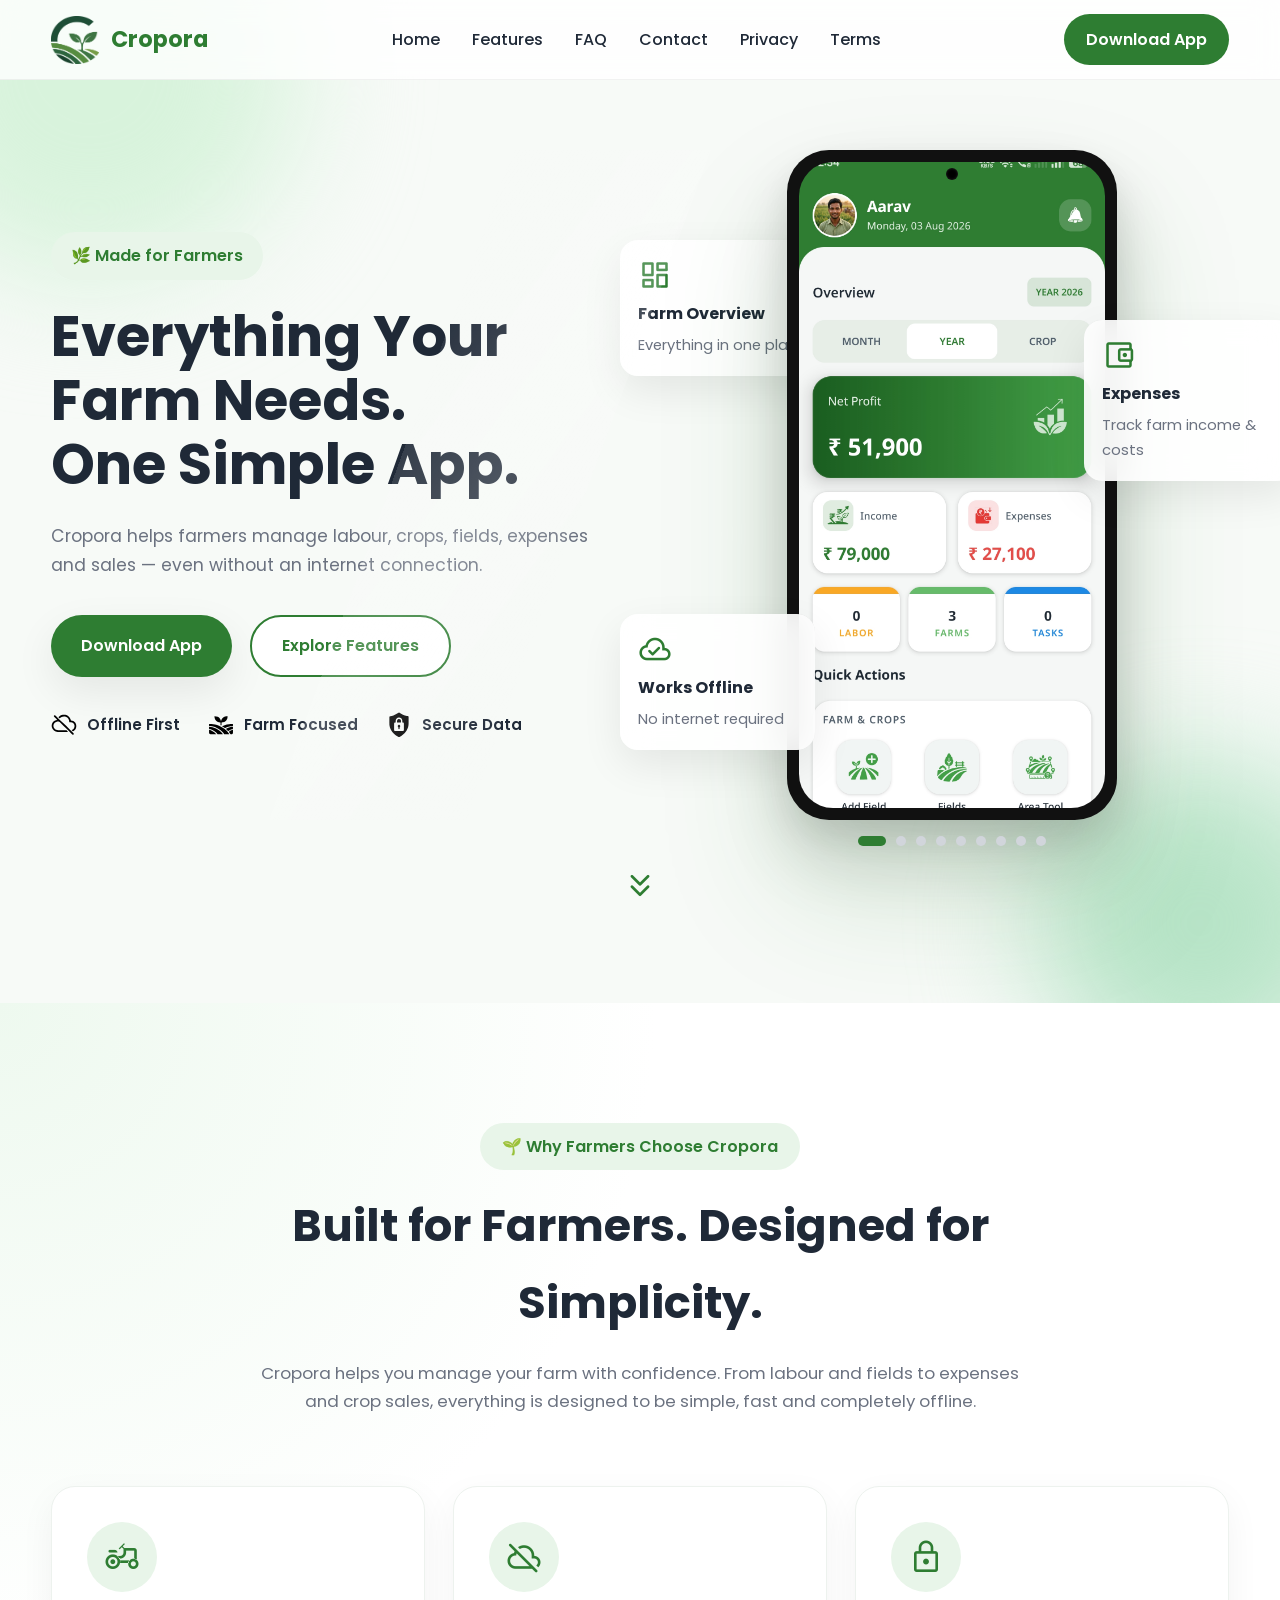
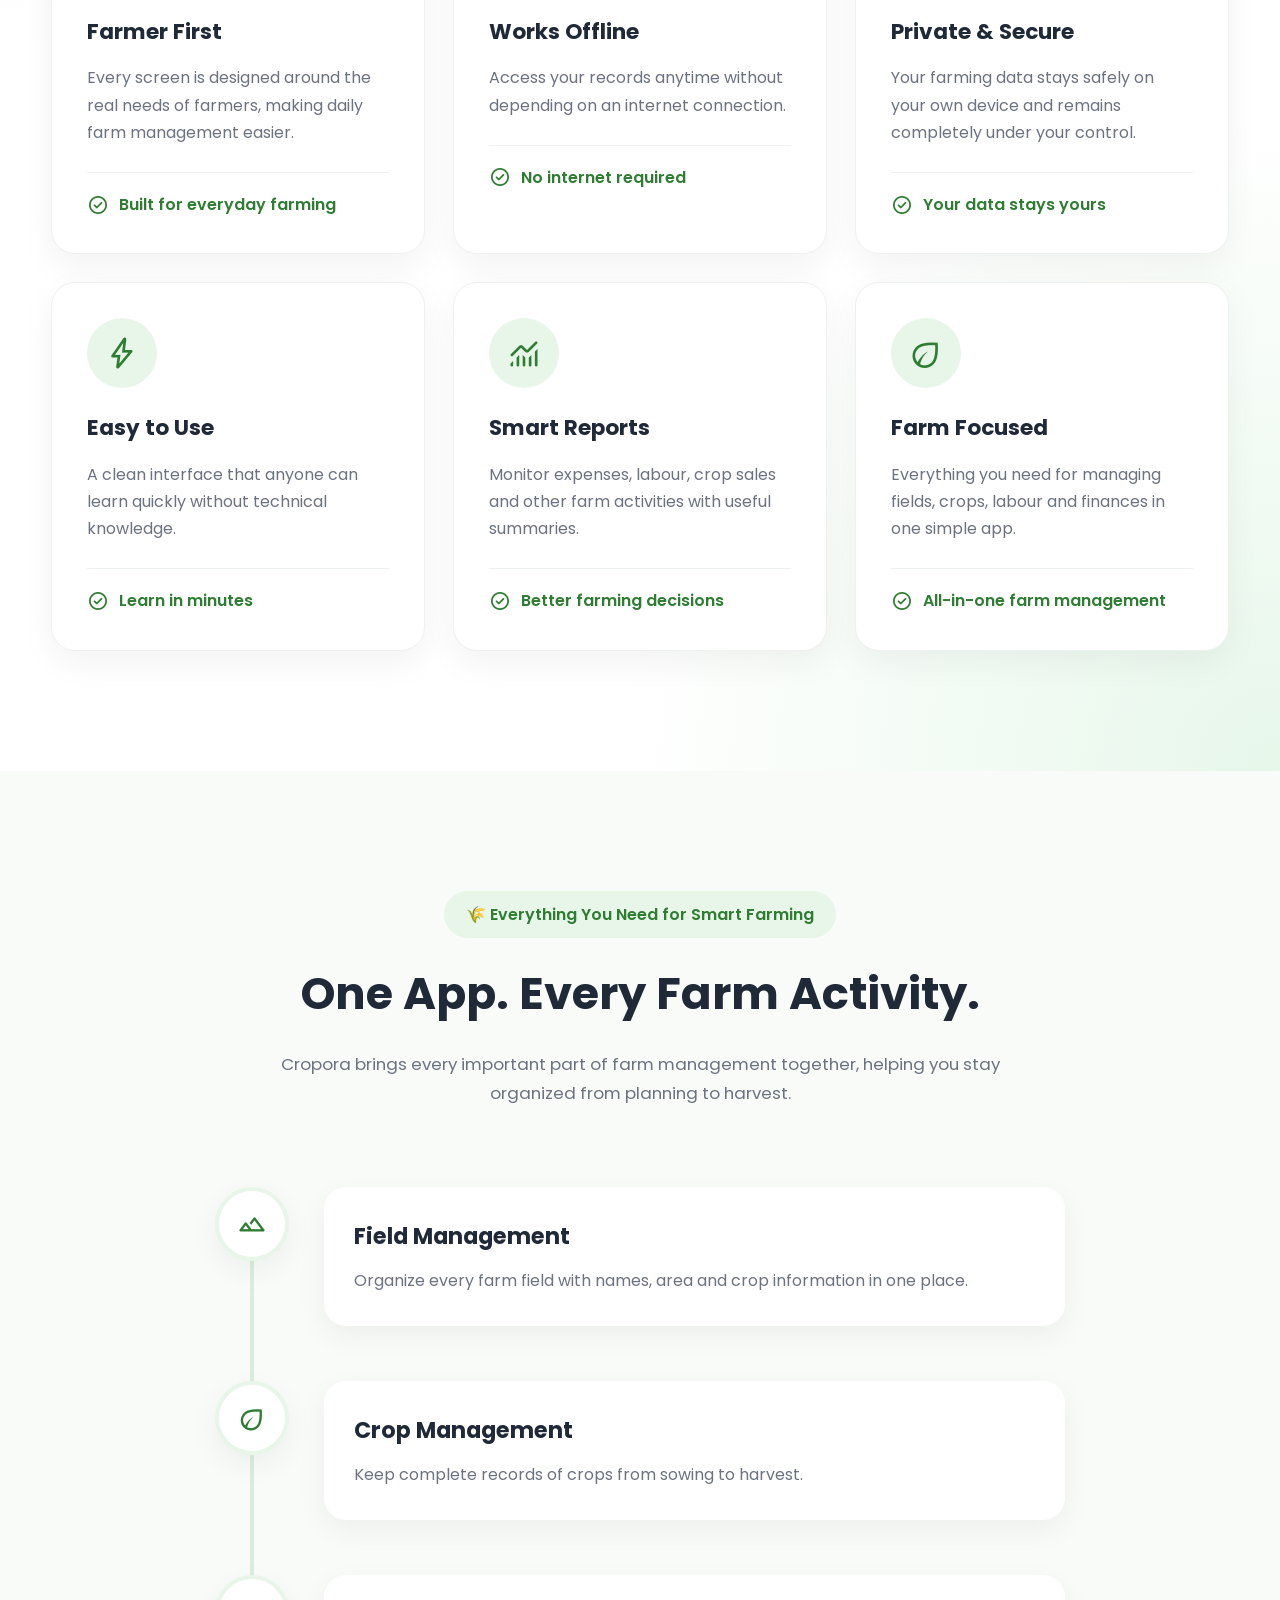
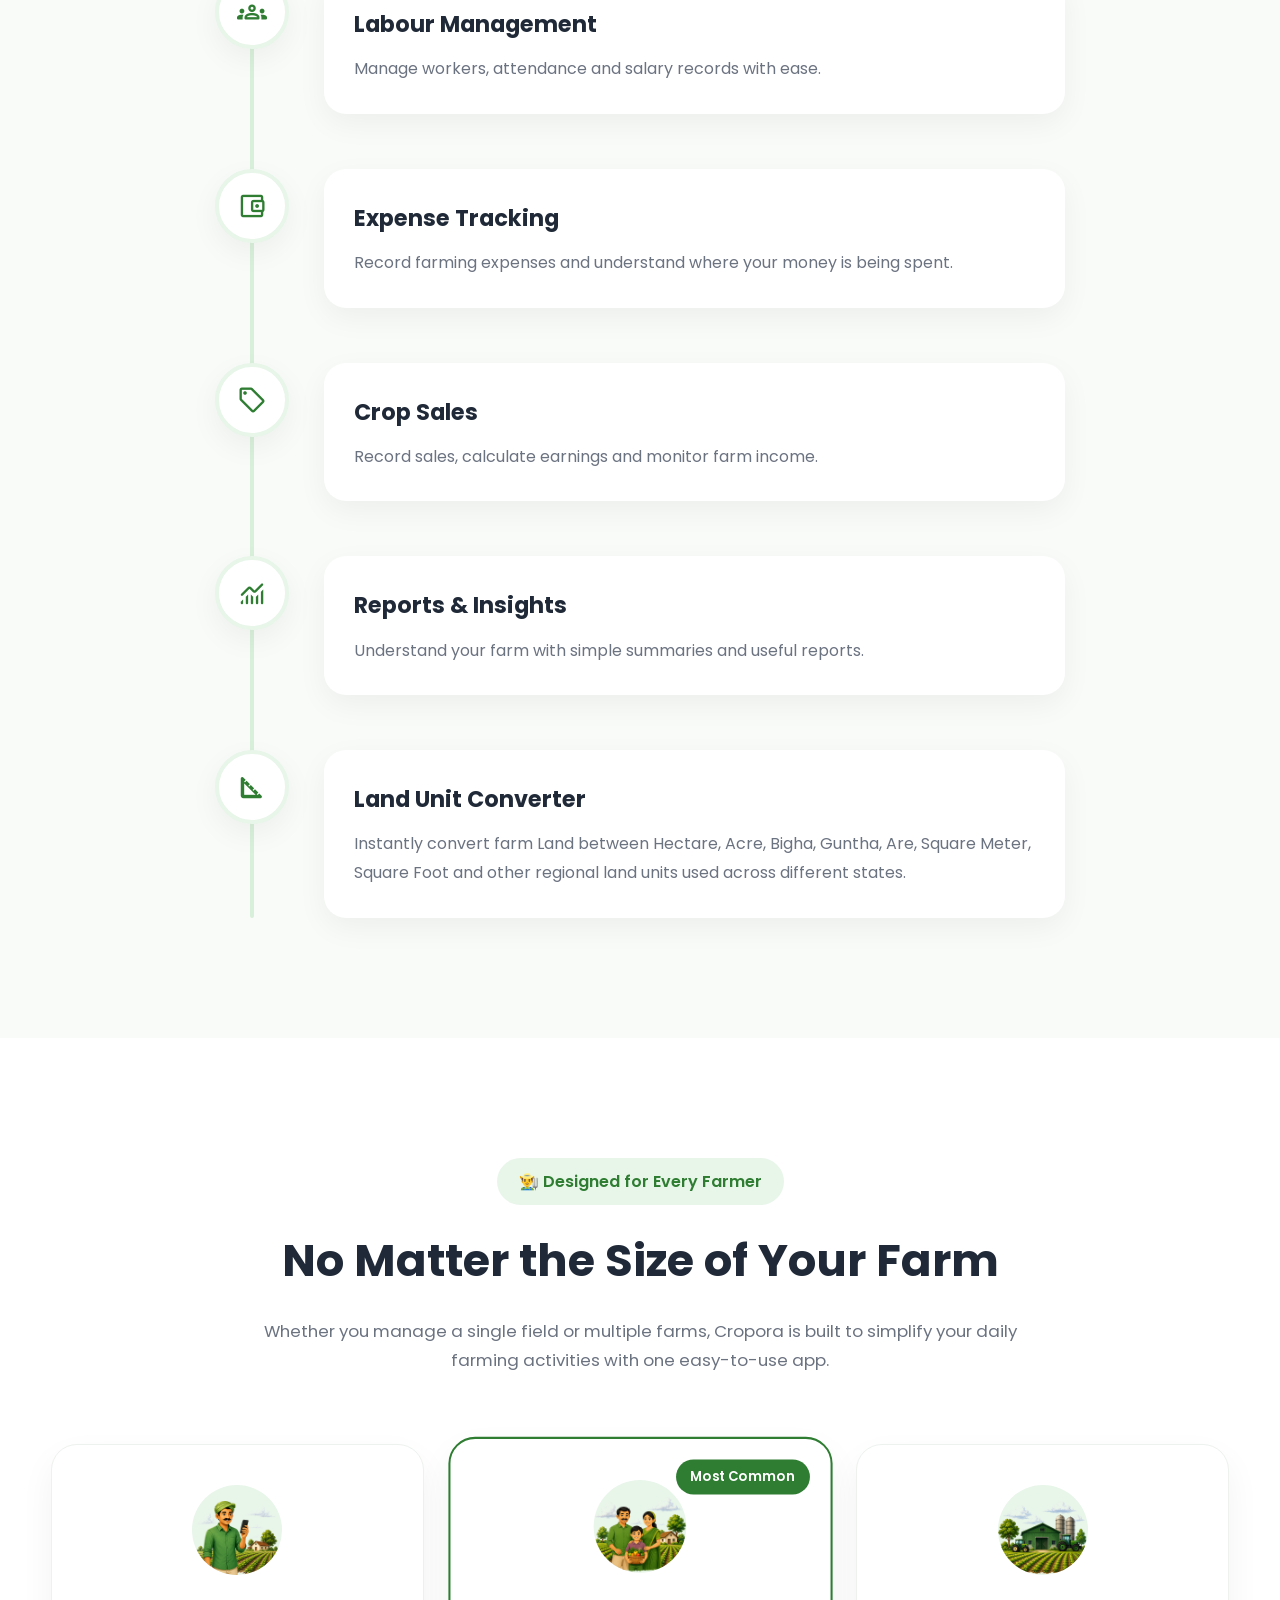
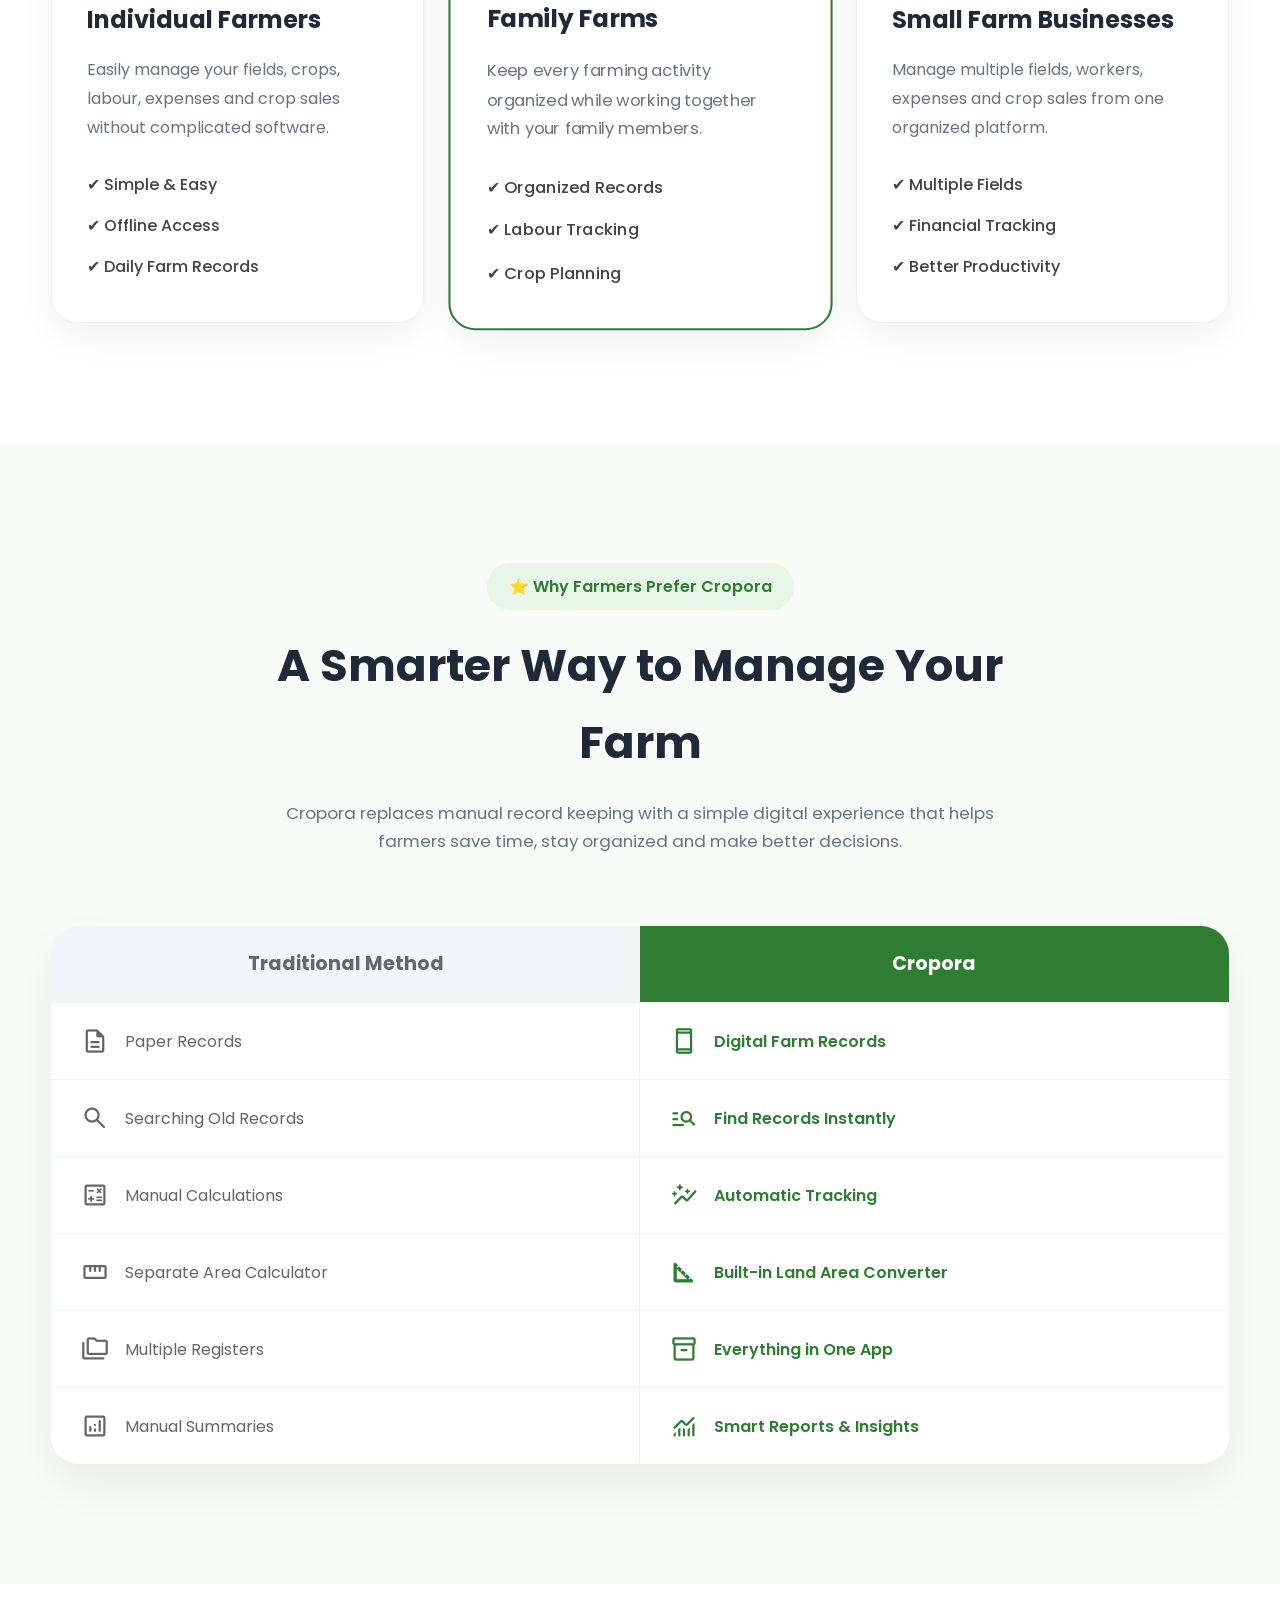
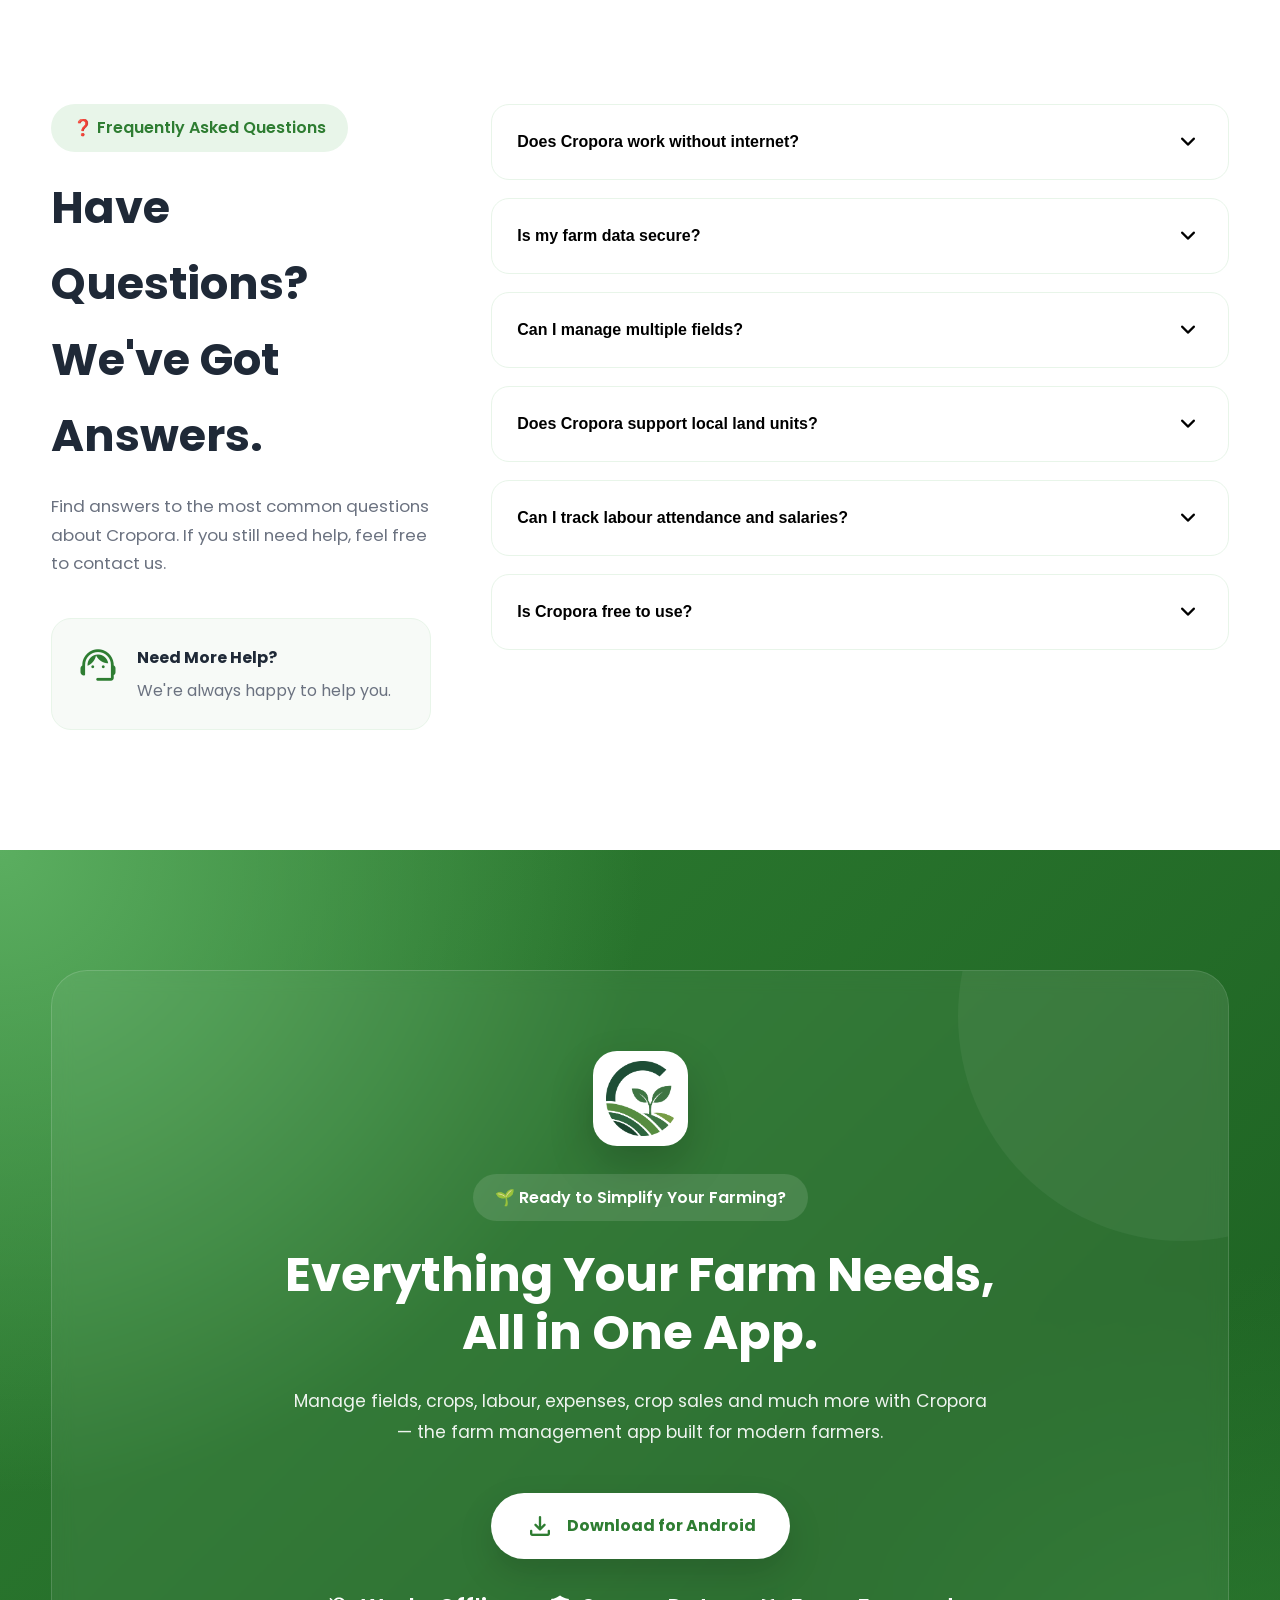
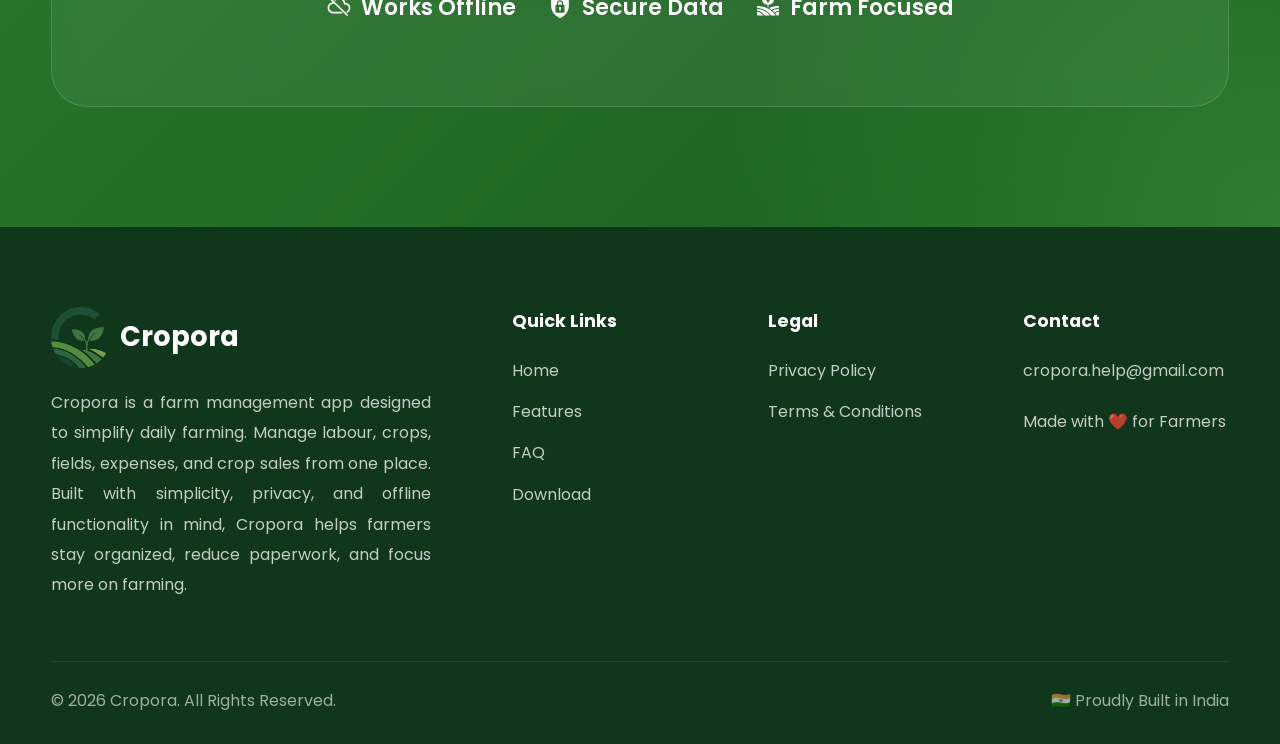
<file: index.html>
<!DOCTYPE html>
<html lang="en">
<head>

    <meta charset="UTF-8">

    <meta name="viewport"
          content="width=device-width, initial-scale=1.0">

    <meta http-equiv="X-UA-Compatible"
          content="IE=edge">

    <title>Cropora – Farm Management App</title>

    <meta name="description"
          content="Cropora is a farm management app that helps farmers manage labour, crops, fields, expenses, crop sales, attendance, salaries, and farm records—all from one simple app.">

    <meta name="keywords"
          content="Cropora, farm management app, farmer app, offline farming app, agriculture app, labour management, crop management, field management, crop expenses, crop sales, attendance, salary management">

    <meta name="author"
          content="Cropora">

    <meta name="robots"
          content="index, follow">

    <meta name="theme-color"
          content="#2E7D32">

    <!-- Open Graph -->

    <meta property="og:type"
          content="website">

    <meta property="og:title"
      content="Cropora – Farm Management App">

    <meta property="og:description"
    content="Manage labour, fields, crops, expenses, attendance and crop sales from one simple farm management app. Built for modern farmers.">

    <!-- Update these after publishing -->

    <meta property="og:url"
          content="https://cropora.github.io/">

    <meta property="og:image"
          content="https://cropora.github.io/assets/images/social-preview.png">

    <meta property="og:site_name"
          content="Cropora">

    <!-- Twitter -->

    <meta name="twitter:card"
          content="summary_large_image">

    <meta name="twitter:title"
      content="Cropora – Farm Management App">

    <meta name="twitter:description"
          content="Farm management app designed to help farmers manage labour, crops, fields, expenses, and crop sales.">

    <meta name="twitter:image"
          content="https://cropora.github.io/assets/images/social-preview.png">

    <!-- Canonical (Update after publishing) -->

    <link rel="canonical"
          href="https://cropora.github.io/">

    <!-- Favicon -->

    <link rel="icon"
          href="assets/images/logo.png">

    <!-- Google Fonts -->

    <link rel="preconnect"
          href="https://fonts.googleapis.com">

    <link rel="preconnect"
          href="https://fonts.gstatic.com"
          crossorigin>

    <link href="https://fonts.googleapis.com/css2?family=Poppins:wght@300;400;500;600;700;800&display=swap"
          rel="stylesheet">

    <!-- Material Symbols -->

    <link href="https://fonts.googleapis.com/css2?family=Material+Symbols+Rounded"
          rel="stylesheet">

    <!-- CSS -->

    <link rel="stylesheet"
          href="assets/css/style.css">

</head>

<body>

<header class="header">

    <div class="container">

        <a href="#" class="logo">

            <img src="assets/images/logo.png" alt="Cropora">

            <span>Cropora</span>

        </a>

        <nav class="navbar" id="navbar">

            <a href="#">Home</a>

            <a href="#features">Features</a>

            <a href="#faq">FAQ</a>

            <a href="#contact">Contact</a>

            <a href="privacy-policy.html">Privacy</a>

            <a href="terms-and-conditions.html">Terms</a>

        </nav>

        <div class="header-right">

            <a href="#" class="download-btn">

                Download App

            </a>

            <button id="menuBtn" class="menu-btn">

                <span class="material-symbols-rounded">

                    menu

                </span>

            </button>

        </div>

    </div>

</header>

<main>

<section class="hero">

    <div class="hero-bg hero-bg-1"></div>

    <div class="hero-bg hero-bg-2"></div>

    <div class="container hero-grid">

        <div class="hero-left">

            <span class="hero-badge">

                🌿 Made for Farmers

            </span>

            <h1>

                Everything Your Farm Needs.
                <br>
                One Simple App.

            </h1>

            <p>

                Cropora helps farmers manage labour,
                crops, fields, expenses and sales —
                even without an internet connection.

            </p>

            <div class="hero-buttons">

                <a href="#" class="btn btn-primary">

                    Download App

                </a>

                <a href="#features" class="btn btn-secondary">

                    Explore Features

                </a>

            </div>

                <div class="hero-highlights">

                    <div>

                        <img src="assets/images/icons/offline.svg" alt="Offline First">

                        <span>Offline First</span>

                    </div>

                    <div>

                        <img src="assets/images/icons/farmer.svg" alt="Farm Focused">

                        <span>Farm Focused</span>

                    </div>

                    <div>

                        <img src="assets/images/icons/secure.svg" alt="Secure Data">

                        <span>Secure Data</span>

                    </div>

                </div>
        </div>

        <div class="hero-right">

           <div class="floating-card card-left">

                <span id="leftIcon" class="material-symbols-rounded">
                    dashboard
                </span>

                <h4 id="leftTitle">
                    Farm Overview
                </h4>

                <p id="leftText">
                    View everything at one place
                </p>

            </div>

            <div class="phone" id="phone">

                <div class="phone-notch"></div>

                <div class="phone-screen">

                    <img
                        id="heroScreenshot"
                        src="assets/images/dashboard.jpeg"
                        alt="Cropora App">

                </div>

                <div class="slider-dots" id="sliderDots"></div>

            </div>

            <div class="floating-card card-right">

                <span id="rightIcon" class="material-symbols-rounded">
                    account_balance_wallet
                </span>

                <h4 id="rightTitle">
                    Expenses
                </h4>

                <p id="rightText">
                    Track every farming expense
                </p>

            </div>

            <div class="floating-card card-bottom">

                <span id="bottomIcon" class="material-symbols-rounded">
                    cloud_done
                </span>

                <h4 id="bottomTitle">
                    Works Offline
                </h4>

                <p id="bottomText">
                    No internet required
                </p>

            </div>

        </div>

    </div>

    <div class="scroll-indicator">

        <span class="material-symbols-rounded">

            keyboard_double_arrow_down

        </span>

    </div>

</section>

<!-- ==========================================
     WHY FARMERS CHOOSE CROPORA
========================================== -->

<section class="why-section reveal" id="features">

    <div class="container">

        <div class="section-header">

            <span class="section-badge">
                🌱 Why Farmers Choose Cropora
            </span>

            <h2 class="section-title">
                Built for Farmers. Designed for Simplicity.
            </h2>

            <p class="section-description">
                Cropora helps you manage your farm with confidence. From labour
                and fields to expenses and crop sales, everything is designed
                to be simple, fast and completely offline.
            </p>

        </div>

        <div class="feature-grid">

            <!-- Card 1 -->

            <div class="feature-card">

                <div class="feature-icon">

                    <span class="material-symbols-rounded">
                        agriculture
                    </span>

                </div>

                <h3>Farmer First</h3>

                <p>
                    Every screen is designed around the real needs of farmers,
                    making daily farm management easier.
                </p>

                <div class="feature-footer">

                    <span class="material-symbols-rounded">
                        check_circle
                    </span>

                    Built for everyday farming

                </div>

            </div>

            <!-- Card 2 -->

            <div class="feature-card">

                <div class="feature-icon">

                    <span class="material-symbols-rounded">
                        cloud_off
                    </span>

                </div>

                <h3>Works Offline</h3>

                <p>
                    Access your records anytime without depending on an internet
                    connection.
                </p>

                <div class="feature-footer">

                    <span class="material-symbols-rounded">
                        check_circle
                    </span>

                    No internet required

                </div>

            </div>

            <!-- Card 3 -->

            <div class="feature-card">

                <div class="feature-icon">

                    <span class="material-symbols-rounded">
                        lock
                    </span>

                </div>

                <h3>Private & Secure</h3>

                <p>
                    Your farming data stays safely on your own device and
                    remains completely under your control.
                </p>

                <div class="feature-footer">

                    <span class="material-symbols-rounded">
                        check_circle
                    </span>

                    Your data stays yours

                </div>

            </div>

            <!-- Card 4 -->

            <div class="feature-card">

                <div class="feature-icon">

                    <span class="material-symbols-rounded">
                        bolt
                    </span>

                </div>

                <h3>Easy to Use</h3>

                <p>
                    A clean interface that anyone can learn quickly without
                    technical knowledge.
                </p>

                <div class="feature-footer">

                    <span class="material-symbols-rounded">
                        check_circle
                    </span>

                    Learn in minutes

                </div>

            </div>

            <!-- Card 5 -->

            <div class="feature-card">

                <div class="feature-icon">

                    <span class="material-symbols-rounded">
                        monitoring
                    </span>

                </div>

                <h3>Smart Reports</h3>

                <p>
                    Monitor expenses, labour, crop sales and other farm
                    activities with useful summaries.
                </p>

                <div class="feature-footer">

                    <span class="material-symbols-rounded">
                        check_circle
                    </span>

                    Better farming decisions

                </div>

            </div>

            <!-- Card 6 -->

            <div class="feature-card">

                <div class="feature-icon">

                    <span class="material-symbols-rounded">
                        eco
                    </span>

                </div>

                <h3>Farm Focused</h3>

                <p>
                    Everything you need for managing fields, crops, labour and
                    finances in one simple app.
                </p>

                <div class="feature-footer">

                    <span class="material-symbols-rounded">
                        check_circle
                    </span>

                    All-in-one farm management

                </div>

            </div>

        </div>

    </div>

</section>

<!-- ==========================================
     EVERYTHING YOU NEED TO MANAGE
========================================== -->

<section class="manage-section reveal">

    <div class="container">

        <div class="section-header">

            <span class="section-badge">
                🌾 Everything You Need for Smart Farming
            </span>

            <h2 class="section-title">
                One App. Every Farm Activity.
            </h2>

            <p class="section-description">
                Cropora brings every important part of farm management together,
                helping you stay organized from planning to harvest.
            </p>

        </div>

        <div class="timeline">

            <div class="timeline-item">

                <div class="timeline-icon">
                    <span class="material-symbols-rounded">
                        landscape
                    </span>
                </div>

                <div class="timeline-content">

                    <h3>Field Management</h3>

                    <p>
                        Organize every farm field with names, area and crop
                        information in one place.
                    </p>

                </div>

            </div>

            <div class="timeline-item">

                <div class="timeline-icon">
                    <span class="material-symbols-rounded">
                        eco
                    </span>
                </div>

                <div class="timeline-content">

                    <h3>Crop Management</h3>

                    <p>
                        Keep complete records of crops from sowing to harvest.
                    </p>

                </div>

            </div>

            <div class="timeline-item">

                <div class="timeline-icon">
                    <span class="material-symbols-rounded">
                        groups
                    </span>
                </div>

                <div class="timeline-content">

                    <h3>Labour Management</h3>

                    <p>
                        Manage workers, attendance and salary records with ease.
                    </p>

                </div>

            </div>

            <div class="timeline-item">

                <div class="timeline-icon">
                    <span class="material-symbols-rounded">
                        account_balance_wallet
                    </span>
                </div>

                <div class="timeline-content">

                    <h3>Expense Tracking</h3>

                    <p>
                        Record farming expenses and understand where your money
                        is being spent.
                    </p>

                </div>

            </div>

            <div class="timeline-item">

                <div class="timeline-icon">
                    <span class="material-symbols-rounded">
                        sell
                    </span>
                </div>

                <div class="timeline-content">

                    <h3>Crop Sales</h3>

                    <p>
                        Record sales, calculate earnings and monitor farm income.
                    </p>

                </div>

            </div>

            <div class="timeline-item">

                <div class="timeline-icon">
                    <span class="material-symbols-rounded">
                        monitoring
                    </span>
                </div>

                <div class="timeline-content">

                    <h3>Reports & Insights</h3>

                    <p>
                        Understand your farm with simple summaries and useful
                        reports.
                    </p>

                </div>

            </div>

            <div class="timeline-item">

                <div class="timeline-icon">
                    <span class="material-symbols-rounded">
                        square_foot
                    </span>
                </div>

                <div class="timeline-content">

                    <h3>Land Unit Converter</h3>

                    <p>
                        Instantly convert farm Land between Hectare, Acre, Bigha, Guntha,
                        Are, Square Meter, Square Foot and other regional land units used
                        across different states.
                    </p>

                </div>

            </div>

        </div>

    </div>

</section>


<!-- ==========================================
     DESIGNED FOR EVERY FARMER
========================================== -->

<section class="farmer-section reveal">

    <div class="container">

        <div class="section-header">

            <span class="section-badge">
                👨‍🌾 Designed for Every Farmer
            </span>

            <h2 class="section-title">
                No Matter the Size of Your Farm
            </h2>

            <p class="section-description">
                Whether you manage a single field or multiple farms, Cropora is
                built to simplify your daily farming activities with one easy-to-use app.
            </p>

        </div>

        <div class="farmer-grid">

            <!-- Card 1 -->

            <div class="farmer-card">

                <div class="farmer-icon">

                    <img src="assets/images/illustrations/individual-farmer.png"
                        alt="Individual Farmer">

                </div>

                <h3>Individual Farmers</h3>

                <p>
                    Easily manage your fields, crops, labour, expenses and crop
                    sales without complicated software.
                </p>

                <ul>

                    <li>✔ Simple & Easy</li>

                    <li>✔ Offline Access</li>

                    <li>✔ Daily Farm Records</li>

                </ul>

            </div>

            <!-- Card 2 -->

            <div class="farmer-card featured">

                <div class="popular-tag">
                    Most Common
                </div>

                <div class="farmer-icon">

                    <img src="assets/images/illustrations/family-farm.png"
                        alt="Family Farm">

                </div>

                <h3>Family Farms</h3>

                <p>
                    Keep every farming activity organized while working together
                    with your family members.
                </p>

                <ul>

                    <li>✔ Organized Records</li>

                    <li>✔ Labour Tracking</li>

                    <li>✔ Crop Planning</li>

                </ul>

            </div>

            <!-- Card 3 -->

            <div class="farmer-card">

                <div class="farmer-icon">

                    <img src="assets/images/illustrations/small-business.png"
                        alt="Small Farm Business">

                </div>

                <h3>Small Farm Businesses</h3>

                <p>
                    Manage multiple fields, workers, expenses and crop sales
                    from one organized platform.
                </p>

                <ul>

                    <li>✔ Multiple Fields</li>

                    <li>✔ Financial Tracking</li>

                    <li>✔ Better Productivity</li>

                </ul>

            </div>

        </div>

    </div>

</section>


<!-- ==========================================
     WHY CROPORA STANDS OUT
========================================== -->

<section class="comparison-section reveal">

    <div class="container">

        <div class="section-header">

            <span class="section-badge">
                ⭐ Why Farmers Prefer Cropora
            </span>

            <h2 class="section-title">
                A Smarter Way to Manage Your Farm
            </h2>

            <p class="section-description">
                Cropora replaces manual record keeping with a simple digital
                experience that helps farmers save time, stay organized and
                make better decisions.
            </p>

        </div>

        <div class="comparison-box">

            <div class="comparison-head">

                <div class="traditional">
                    Traditional Method
                </div>

                <div class="cropora-side">
                    Cropora
                </div>

            </div>

            <!-- Row -->

            <div class="comparison-row">

                <div class="traditional">

                    <span class="material-symbols-rounded">
                        description
                    </span>

                    Paper Records

                </div>

                <div class="cropora-side">

                    <span class="material-symbols-rounded">
                        smartphone
                    </span>

                    Digital Farm Records

                </div>

            </div>

            <!-- Row -->

           <div class="comparison-row">

                <div class="traditional">

                    <span class="material-symbols-rounded">
                        search
                    </span>

                    Searching Old Records

                </div>

                <div class="cropora-side">

                    <span class="material-symbols-rounded">
                        manage_search
                    </span>

                    Find Records Instantly

                </div>

            </div>

            <!-- Row -->

            <div class="comparison-row">

                <div class="traditional">

                    <span class="material-symbols-rounded">
                        calculate
                    </span>

                    Manual Calculations

                </div>

                <div class="cropora-side">

                    <span class="material-symbols-rounded">
                        auto_graph
                    </span>

                    Automatic Tracking

                </div>

            </div>

            <!-- Row -->

            <div class="comparison-row">

                <div class="traditional">

                    <span class="material-symbols-rounded">
                        straighten
                    </span>

                    Separate Area Calculator

                </div>

                <div class="cropora-side">

                    <span class="material-symbols-rounded">
                        square_foot
                    </span>

                    Built-in Land Area Converter

                </div>

            </div>

            <!-- Row -->

            <div class="comparison-row">

                <div class="traditional">

                    <span class="material-symbols-rounded">
                        folder_copy
                    </span>

                    Multiple Registers

                </div>

                <div class="cropora-side">

                    <span class="material-symbols-rounded">
                        inventory_2
                    </span>

                    Everything in One App

                </div>

            </div>

            <!-- Row -->

            <div class="comparison-row">

                <div class="traditional">

                    <span class="material-symbols-rounded">
                        analytics
                    </span>

                    Manual Summaries

                </div>

                <div class="cropora-side">

                    <span class="material-symbols-rounded">
                        monitoring
                    </span>

                    Smart Reports & Insights

                </div>

            </div>

        </div>

    </div>

</section>


<!-- ==========================================
     FAQ SECTION
========================================== -->

<section class="faq-section reveal" id="faq">

    <div class="container">

        <div class="faq-wrapper">

            <!-- Left Side -->

            <div class="faq-info">

                <span class="section-badge">
                    ❓ Frequently Asked Questions
                </span>

                <h2 class="section-title">
                    Have Questions?
                    <br>
                    We've Got Answers.
                </h2>

                <p class="section-description">

                    Find answers to the most common questions about Cropora.
                    If you still need help, feel free to contact us.

                </p>

                <div class="faq-help-box">

                    <span class="material-symbols-rounded">
                        support_agent
                    </span>

                    <div>

                        <h4>Need More Help?</h4>

                        <p>
                            We're always happy to help you.
                        </p>

                    </div>

                </div>

            </div>

            <!-- Right Side -->

            <div class="faq-list">

                <!-- FAQ 1 -->

                <div class="faq-item">

                    <button class="faq-question">

                        <span>
                            Does Cropora work without internet?
                        </span>

                        <span class="material-symbols-rounded">
                            expand_more
                        </span>

                    </button>

                    <div class="faq-answer">

                        <p>

                            Yes. Cropora is designed to work completely offline.
                            Your farm data stays available even without an internet connection.

                        </p>

                    </div>

                </div>

                <!-- FAQ 2 -->

                <div class="faq-item">

                    <button class="faq-question">

                        <span>
                            Is my farm data secure?
                        </span>

                        <span class="material-symbols-rounded">
                            expand_more
                        </span>

                    </button>

                    <div class="faq-answer">

                        <p>

                            Yes. Your information is stored locally on your device.
                            You remain in complete control of your farm records.

                        </p>

                    </div>

                </div>

                <!-- FAQ 3 -->

                <div class="faq-item">

                    <button class="faq-question">

                        <span>
                            Can I manage multiple fields?
                        </span>

                        <span class="material-symbols-rounded">
                            expand_more
                        </span>

                    </button>

                    <div class="faq-answer">

                        <p>

                            Yes. Cropora lets you manage multiple fields,
                            crops and farming activities from one place.

                        </p>

                    </div>

                </div>

                <!-- FAQ 4 -->

                <div class="faq-item">

                    <button class="faq-question">

                        <span>
                            Does Cropora support local land units?
                        </span>

                        <span class="material-symbols-rounded">
                            expand_more
                        </span>

                    </button>

                    <div class="faq-answer">

                        <p>

                            Yes. Cropora includes a built-in Land Area Converter
                            supporting Hectare, Acre, Bigha, Guntha,
                            Square Meter and many regional units.

                        </p>

                    </div>

                </div>

                <!-- FAQ 5 -->

                <div class="faq-item">

                    <button class="faq-question">

                        <span>
                            Can I track labour attendance and salaries?
                        </span>

                        <span class="material-symbols-rounded">
                            expand_more
                        </span>

                    </button>

                    <div class="faq-answer">

                        <p>

                            Yes. Cropora helps you manage labour attendance,
                            salary records and worker information easily.

                        </p>

                    </div>

                </div>

                <!-- FAQ 6 -->

                <div class="faq-item">

                    <button class="faq-question">

                        <span>
                            Is Cropora free to use?
                        </span>

                        <span class="material-symbols-rounded">
                            expand_more
                        </span>

                    </button>

                    <div class="faq-answer">

                        <p>

                            Yes. Cropora is free to download and use.
                            Additional premium features may be introduced in future updates.

                        </p>

                    </div>

                </div>

            </div>

        </div>

    </div>

</section>



<!-- ==========================================
     DOWNLOAD CTA
========================================== -->

<section class="cta-section reveal-zoom">

    <div class="container">

        <div class="cta-card">

            <div class="cta-logo">

                <img src="assets/images/logo.png" alt="Cropora Logo">

            </div>

            <span class="cta-badge">

                🌱 Ready to Simplify Your Farming?

            </span>

            <h2>

                Everything Your Farm Needs,
                <br>
                All in One App.

            </h2>

            <p>

                Manage fields, crops, labour, expenses, crop sales and much
                more with Cropora — the farm management app built for
                modern farmers.

            </p>

            <a href="#" class="cta-button">

                <span class="material-symbols-rounded">
                    download
                </span>

                Download for Android

            </a>

           

        <div class="cta-features">

            <div>

                <img src="assets/images/icons/offline.svg"
                    alt="Works Offline">

                <span>Works Offline</span>

            </div>

            <div>

                <img src="assets/images/icons/secure.svg"
                    alt="Secure Data">

                <span>Secure Data</span>

            </div>

            <div>

                <img src="assets/images/icons/farmer.svg"
                    alt="Farm Focused">

                <span>Farm Focused</span>

            </div>

        </div>

        </div>

    </div>

</section>


<!-- ==========================================
     FOOTER
========================================== -->

<footer class="footer" id="contact">

    <div class="container">

        <div class="footer-grid">

            <!-- Brand -->

            <div class="footer-brand">

            <div class="footer-logo">

                <img src="assets/images/logo.png" alt="Cropora Logo">

                <span>Cropora</span>

            </div>

            <p class="footer-about">

                Cropora is a farm management app designed to simplify daily farming. Manage labour, crops, fields, expenses, and crop sales from one place. Built with simplicity, privacy, and offline functionality in mind, Cropora helps farmers stay organized, reduce paperwork, and focus more on farming.

            </p>

        </div>

            <!-- Quick Links -->

            <div class="footer-column">

                <h4>Quick Links</h4>

                <a href="#">Home</a>

                <a href="#features">Features</a>

                <a href="#faq">FAQ</a>

                <a href="#">Download</a>

            </div>

            <!-- Legal -->

            <div class="footer-column">

                <h4>Legal</h4>

                <a href="privacy-policy.html">

                    Privacy Policy

                </a>

                <a href="terms-and-conditions.html">

                    Terms & Conditions

                </a>

            </div>

            <!-- Contact -->

            <div class="footer-column">

                <h4>Contact</h4>

                <a href="mailto:cropora.help@gmail.com">

                    cropora.help@gmail.com

                </a>

                <p>

                    Made with ❤️ for Farmers

                </p>

            </div>

        </div>

        <div class="footer-bottom">

            <p>

                © 2026 Cropora. All Rights Reserved.

            </p>

            <p>

                🇮🇳 Proudly Built in India

            </p>

        </div>

    </div>

</footer>

</main>

<script src="assets/js/main.js"></script>

</body>
</html>
</file>
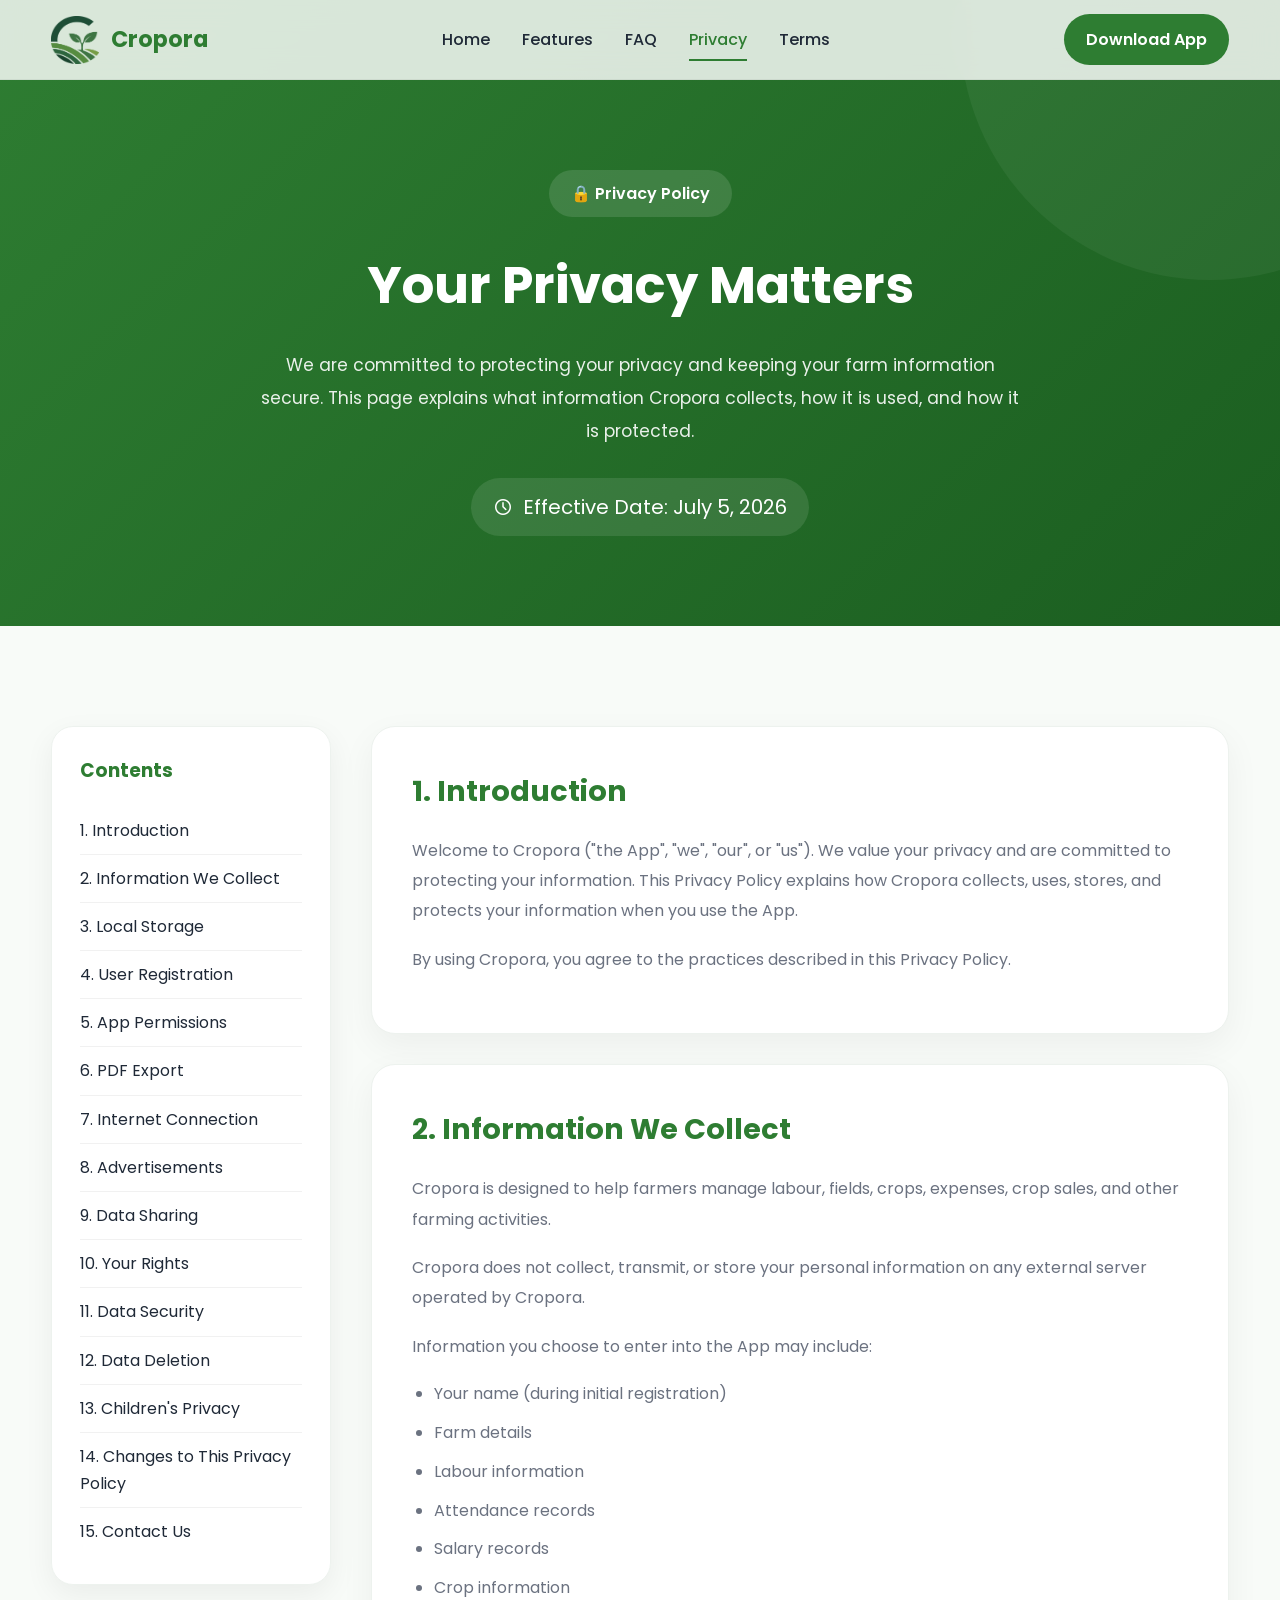
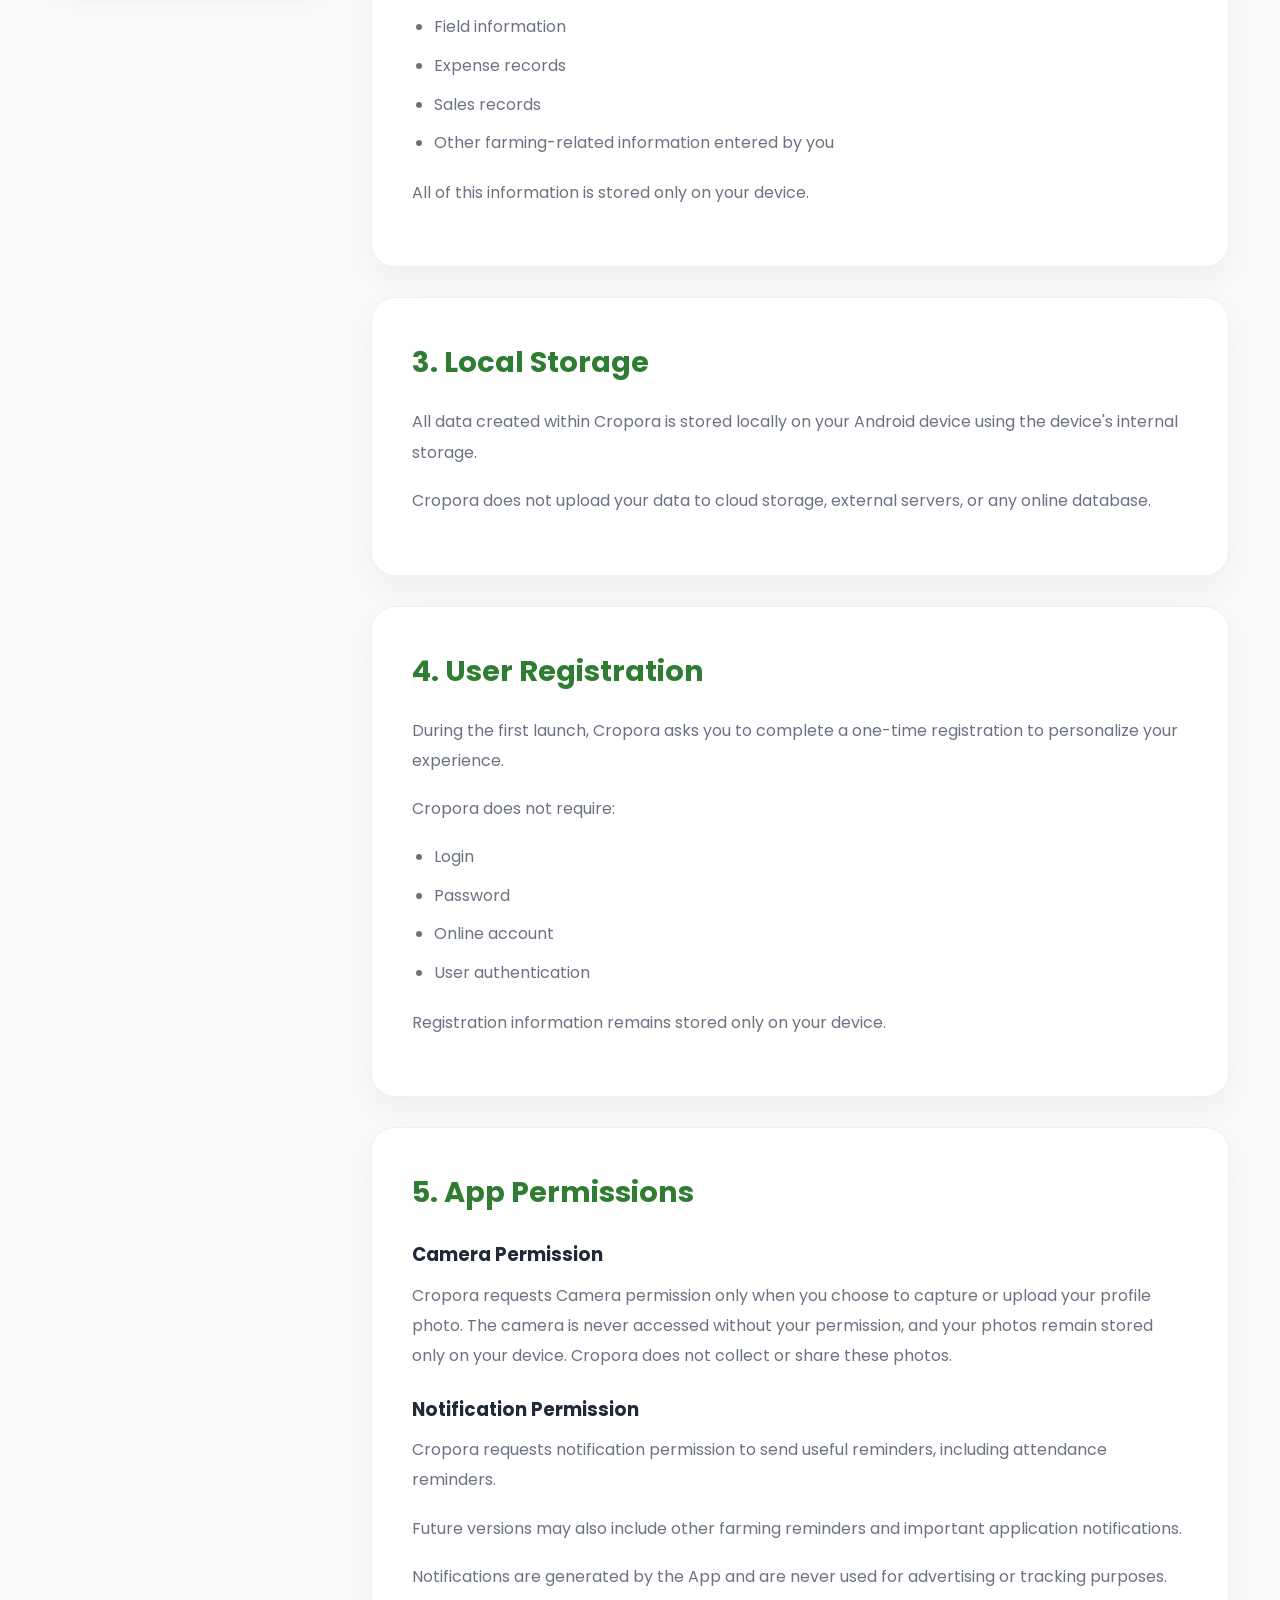
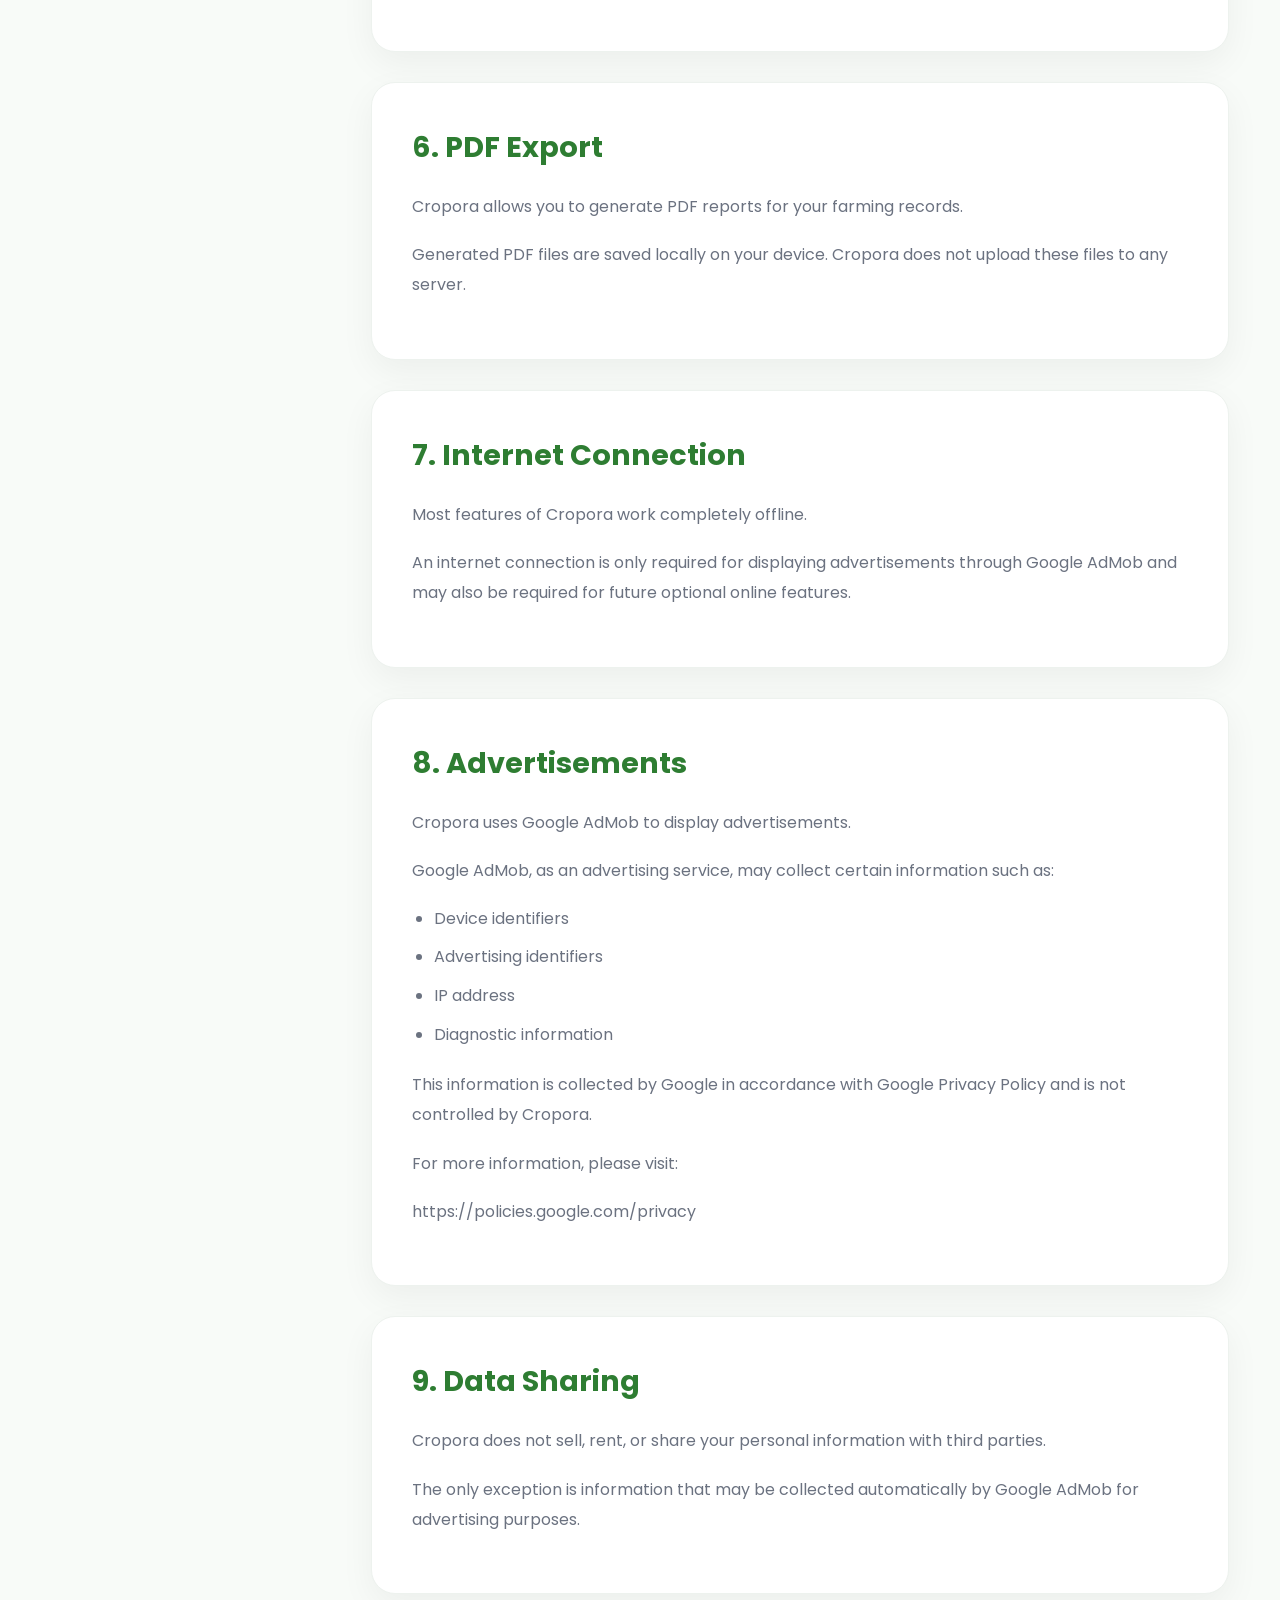
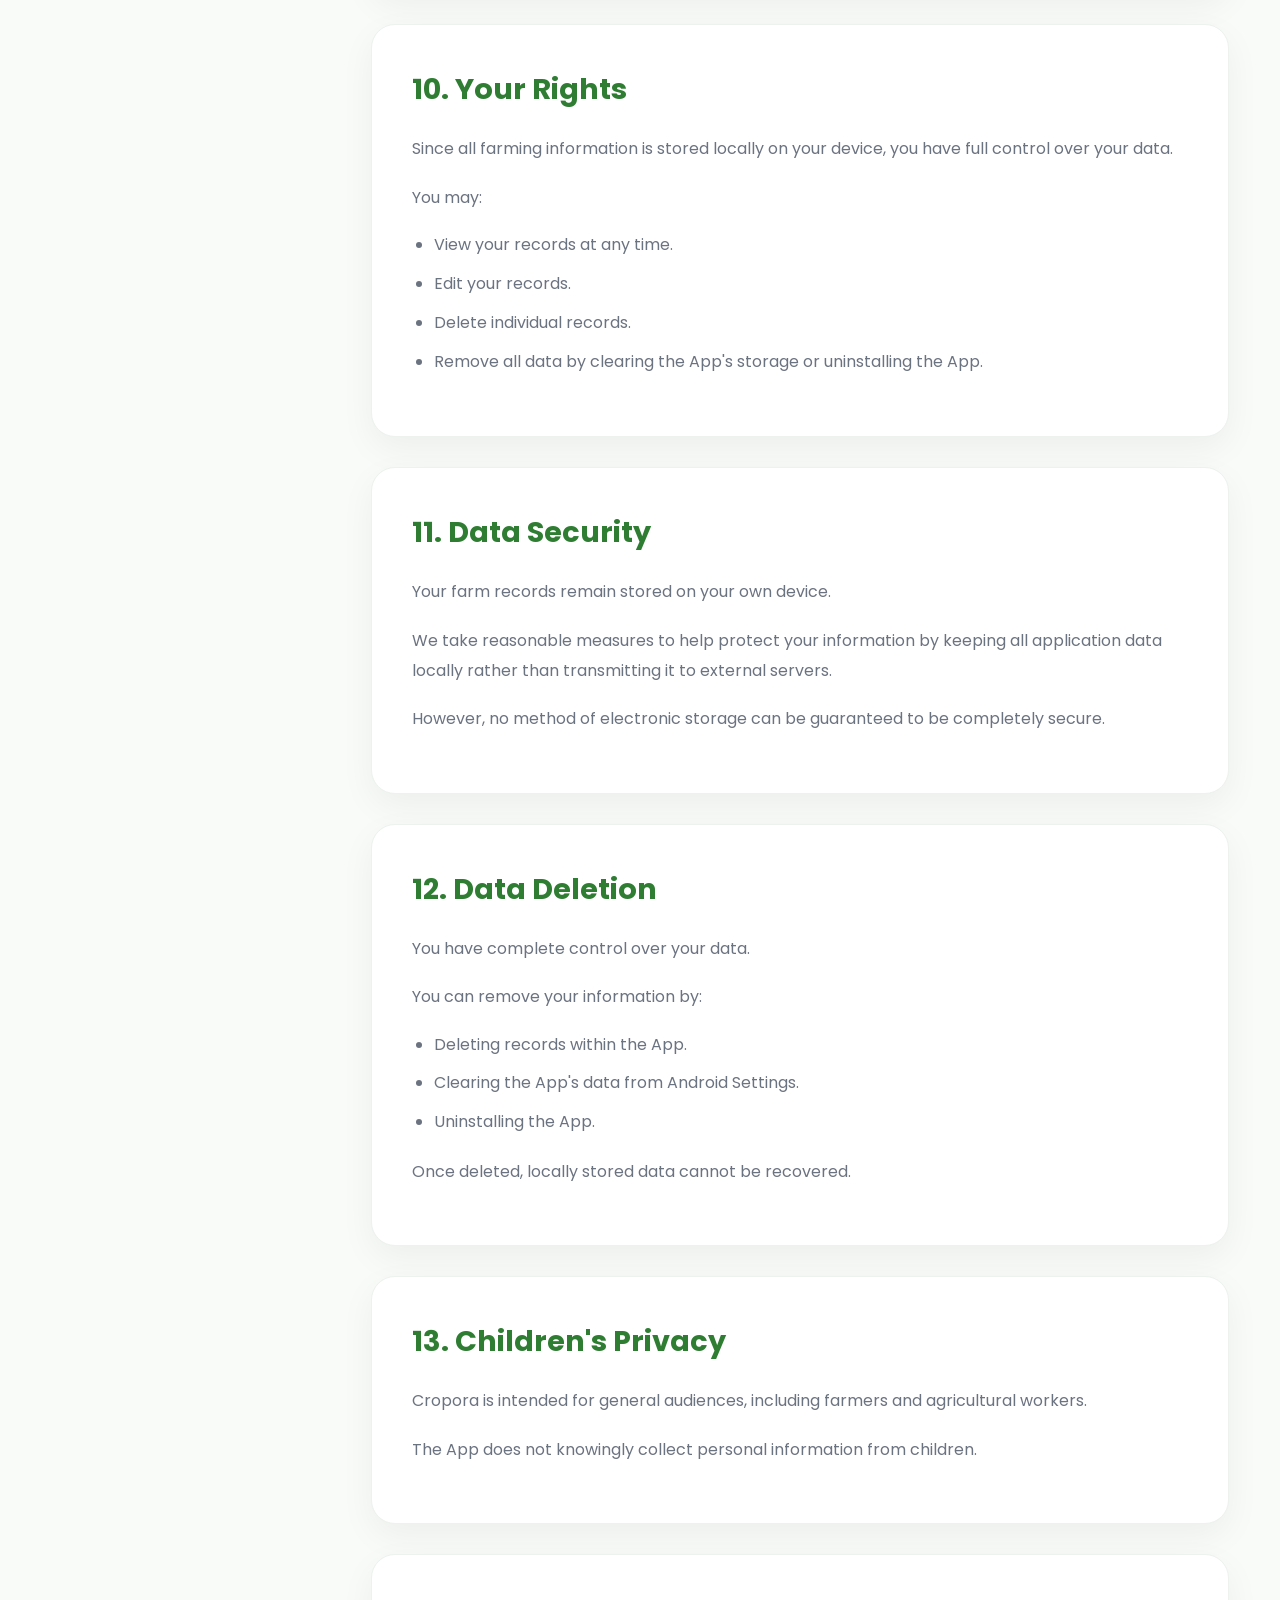
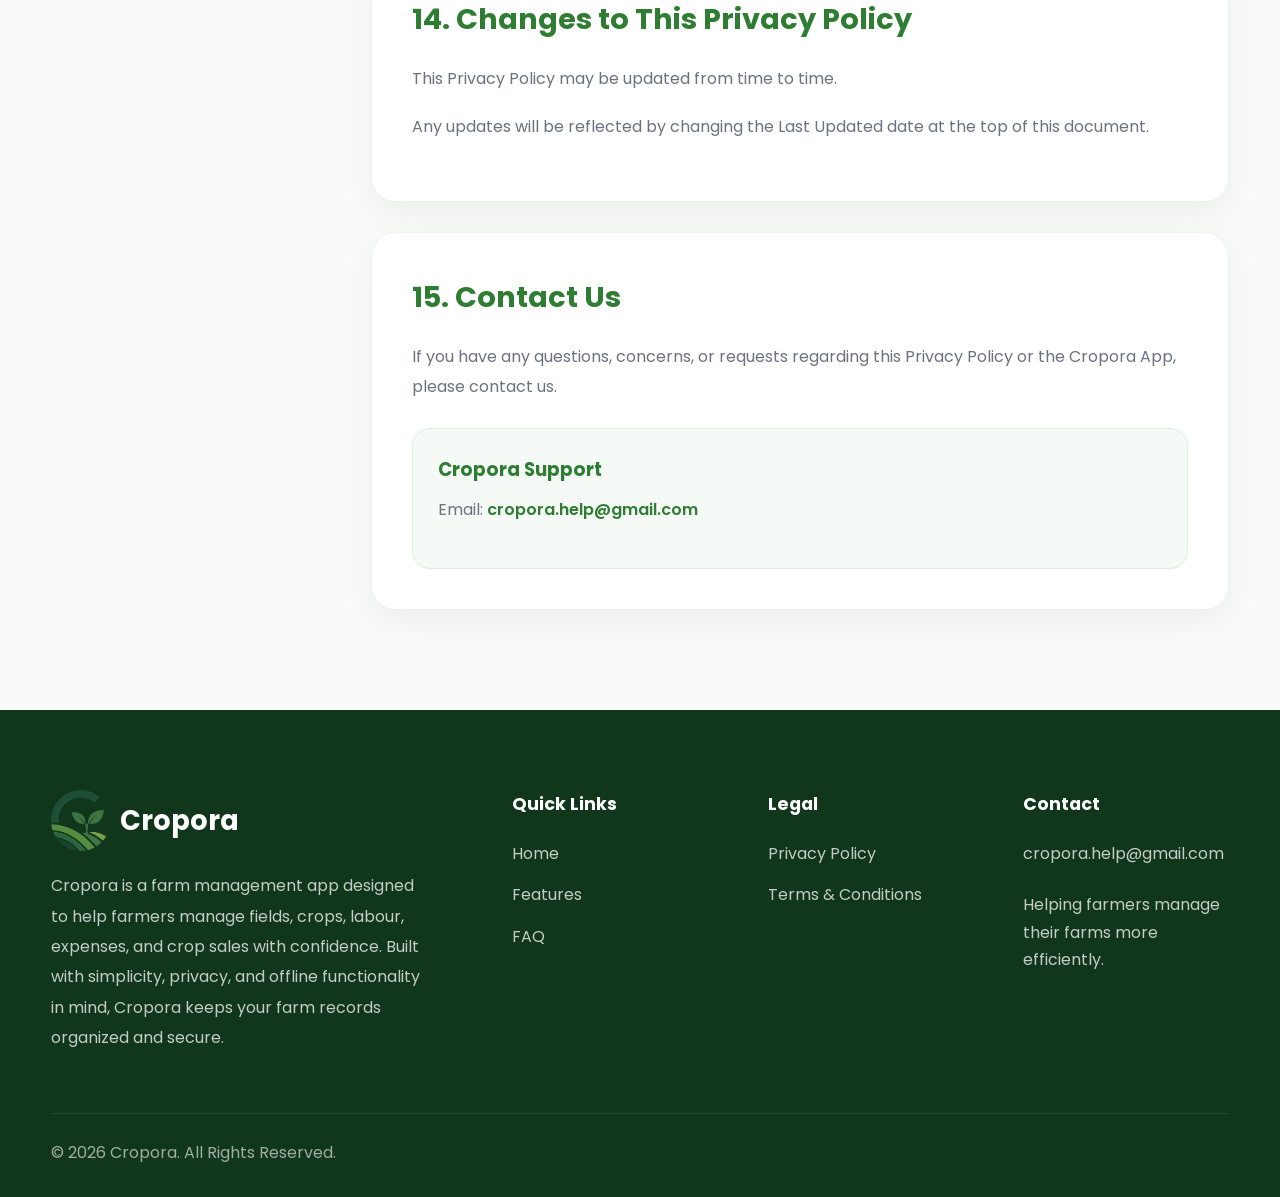
<file: privacy-policy.html>
<!DOCTYPE html>
<html lang="en">

<head>

    <meta charset="UTF-8">

    <meta name="viewport"
          content="width=device-width, initial-scale=1.0">

    <title>Privacy Policy | Cropora</title>

    <meta name="description"
          content="Read the official Privacy Policy of Cropora, the farm management app.">

    <link rel="icon"
          href="assets/images/logo.png">

    <!-- Google Fonts -->

    <link rel="preconnect"
          href="https://fonts.googleapis.com">

    <link rel="preconnect"
          href="https://fonts.gstatic.com"
          crossorigin>

    <link href="https://fonts.googleapis.com/css2?family=Poppins:wght@300;400;500;600;700;800&display=swap"
          rel="stylesheet">

    <link href="https://fonts.googleapis.com/css2?family=Material+Symbols+Rounded"
          rel="stylesheet">

    <link rel="stylesheet"
          href="assets/css/style.css">

</head>

<body>

<!-- ==========================================
     HEADER
========================================== -->

<header class="header">

    <div class="container">

        <a href="index.html"
           class="logo">

            <img src="assets/images/logo.png"
                 alt="Cropora Logo">

            <span>Cropora</span>

        </a>

        <nav class="navbar"
             id="navbar">

            <a href="index.html">Home</a>

            <a href="index.html#features">Features</a>

            <a href="index.html#faq">FAQ</a>

            <a class="active"
               href="privacy-policy.html">

                Privacy

            </a>

            <a href="terms-and-conditions.html">

                Terms

            </a>

        </nav>

        <div class="header-right">

            <a href="#"
               class="download-btn">

                Download App

            </a>

            <button id="menuBtn"
                    class="menu-btn">

                <span class="material-symbols-rounded">

                    menu

                </span>

            </button>

        </div>

    </div>

</header>

<!-- ==========================================
     PAGE HERO
========================================== -->

<section class="page-hero">

    <div class="container">

        <span class="page-badge">

            🔒 Privacy Policy

        </span>

        <h1>

            Your Privacy Matters

        </h1>

        <p>

            We are committed to protecting your privacy and keeping your farm
            information secure. This page explains what information Cropora
            collects, how it is used, and how it is protected.

        </p>

        <div class="last-updated">

            <span class="material-symbols-rounded">
                schedule
            </span>

            <span>

                Effective Date: July 5, 2026

            </span>

        </div>

    </div>

</section>

<!-- ==========================================
     CONTENT
========================================== -->

<section class="policy-section">

    <div class="container policy-layout">

        <!-- Table of Contents -->

        <aside class="policy-sidebar">

            <div class="policy-nav">

                <h3>

                    Contents

                </h3>

                <a href="#introduction">
                    1. Introduction
                </a>

                <a href="#information">
                    2. Information We Collect
                </a>

                <a href="#storage">
                    3. Local Storage
                </a>

                <a href="#registration">
                    4. User Registration
                </a>

                <a href="#permissions">
                    5. App Permissions
                </a>

                <a href="#pdf">
                    6. PDF Export
                </a>

                <a href="#internet">
                    7. Internet Connection
                </a>

                <a href="#advertisements">
                    8. Advertisements
                </a>

                <a href="#sharing">
                    9. Data Sharing
                </a>

                <a href="#rights">
                    10. Your Rights
                </a>

                <a href="#security">
                    11. Data Security
                </a>

                <a href="#deletion">
                    12. Data Deletion
                </a>

                <a href="#children">
                    13. Children's Privacy
                </a>

                <a href="#changes">
                    14. Changes to This Privacy Policy
                </a>

                <a href="#contact">
                    15. Contact Us
                </a>

            </div>

        </aside>

        <!-- Main Content -->

        <div class="policy-content">

            <!-- ==========================================
                INTRODUCTION
            ========================================== -->

            <div class="policy-card" id="introduction">

                <h2>1. Introduction</h2>

                <p>
                    Welcome to Cropora ("the App", "we", "our", or "us"). We value your privacy
                    and are committed to protecting your information. This Privacy Policy explains
                    how Cropora collects, uses, stores, and protects your information when you use
                    the App.
                </p>

                <p>
                    By using Cropora, you agree to the practices described in this Privacy Policy.
                </p>

            </div>

            <!-- ==========================================
                INFORMATION WE COLLECT
            ========================================== -->

            <div class="policy-card" id="information">

                <h2>2. Information We Collect</h2>

                <p>
                    Cropora is designed to help farmers manage labour, fields, crops,
                    expenses, crop sales, and other farming activities.
                </p>

                <p>
                    Cropora does not collect, transmit, or store your personal information
                    on any external server operated by Cropora.
                </p>

                <p>
                    Information you choose to enter into the App may include:
                </p>

                <ul>

                    <li>Your name (during initial registration)</li>

                    <li>Farm details</li>

                    <li>Labour information</li>

                    <li>Attendance records</li>

                    <li>Salary records</li>

                    <li>Crop information</li>

                    <li>Field information</li>

                    <li>Expense records</li>

                    <li>Sales records</li>

                    <li>Other farming-related information entered by you</li>

                </ul>

                <p>
                    All of this information is stored only on your device.
                </p>

            </div>

            <!-- ==========================================
                LOCAL STORAGE
            ========================================== -->

            <div class="policy-card" id="storage">

                <h2>3. Local Storage</h2>

                <p>
                    All data created within Cropora is stored locally on your Android device
                    using the device's internal storage.
                </p>

                <p>
                    Cropora does not upload your data to cloud storage, external servers,
                    or any online database.
                </p>

            </div>

            <!-- ==========================================
                USER REGISTRATION
            ========================================== -->

            <div class="policy-card" id="registration">

                <h2>4. User Registration</h2>

                <p>
                    During the first launch, Cropora asks you to complete a one-time
                    registration to personalize your experience.
                </p>

                <p>
                    Cropora does not require:
                </p>

                <ul>

                    <li>Login</li>

                    <li>Password</li>

                    <li>Online account</li>

                    <li>User authentication</li>

                </ul>

                <p>
                    Registration information remains stored only on your device.
                </p>

            </div>

            <!-- ==========================================
                PERMISSIONS
            ========================================== -->

            <div class="policy-card" id="permissions">

                <h2>5. App Permissions</h2>

                <h3>Camera Permission</h3>

                <p>
                Cropora requests Camera permission only when you choose to capture
                or upload your profile photo. The camera is never accessed without your
                permission, and your photos remain stored only on your device.
                Cropora does not collect or share these photos.
                </p>               

                <h3>Notification Permission</h3>

                <p>
                    Cropora requests notification permission to send useful reminders,
                    including attendance reminders.
                </p>

                <p>
                    Future versions may also include other farming reminders and
                    important application notifications.
                </p>

                <p>
                    Notifications are generated by the App and are never used for
                    advertising or tracking purposes.
                </p>

            </div>

            <!-- ==========================================
                PDF EXPORT
            ========================================== -->

            <div class="policy-card" id="pdf">

                <h2>6. PDF Export</h2>

                <p>
                    Cropora allows you to generate PDF reports for your farming records.
                </p>

                <p>
                    Generated PDF files are saved locally on your device. Cropora does
                    not upload these files to any server.
                </p>

            </div>

            <!-- ==========================================
                INTERNET CONNECTION
            ========================================== -->

            <div class="policy-card" id="internet">

                <h2>7. Internet Connection</h2>

                <p>
                    Most features of Cropora work completely offline.
                </p>

                <p>
                    An internet connection is only required for displaying advertisements
                    through Google AdMob and may also be required for future optional
                    online features.
                </p>

            </div>

            <!-- ==========================================
                ADVERTISEMENTS
            ========================================== -->

            <div class="policy-card" id="advertisements">

                <h2>8. Advertisements</h2>

                <p>
                    Cropora uses Google AdMob to display advertisements.
                </p>

                <p>
                    Google AdMob, as an advertising service, may collect certain
                    information such as:
                </p>

                <ul>

                    <li>Device identifiers</li>

                    <li>Advertising identifiers</li>

                    <li>IP address</li>

                    <li>Diagnostic information</li>

                </ul>

                <p>
                    This information is collected by Google in accordance with Google
                    Privacy Policy and is not controlled by Cropora.
                </p>

                <p>
                    For more information, please visit:
                </p>

                <p>
                    <a href="https://policies.google.com/privacy" target="_blank">
                        https://policies.google.com/privacy
                    </a>
                </p>

            </div>

            <!-- ==========================================
                DATA SHARING
            ========================================== -->

            <div class="policy-card" id="sharing">

                <h2>9. Data Sharing</h2>

                <p>
                    Cropora does not sell, rent, or share your personal information
                    with third parties.
                </p>

                <p>
                    The only exception is information that may be collected automatically
                    by Google AdMob for advertising purposes.
                </p>

            </div>

            <!-- ==========================================
                YOUR RIGHTS
            ========================================== -->

            <div class="policy-card" id="rights">

                <h2>10. Your Rights</h2>

                <p>
                    Since all farming information is stored locally on your device,
                    you have full control over your data.
                </p>

                <p>
                    You may:
                </p>

                <ul>

                    <li>View your records at any time.</li>

                    <li>Edit your records.</li>

                    <li>Delete individual records.</li>

                    <li>Remove all data by clearing the App's storage or uninstalling the App.</li>

                </ul>

            </div>

            <!-- ==========================================
                DATA SECURITY
            ========================================== -->

            <div class="policy-card" id="security">

                <h2>11. Data Security</h2>

                <p>
                    Your farm records remain stored on your own device.
                </p>

                <p>
                    We take reasonable measures to help protect your information by
                    keeping all application data locally rather than transmitting it
                    to external servers.
                </p>

                <p>
                    However, no method of electronic storage can be guaranteed to be
                    completely secure.
                </p>

            </div>

            <!-- ==========================================
                DATA DELETION
            ========================================== -->

            <div class="policy-card" id="deletion">

                <h2>12. Data Deletion</h2>

                <p>
                    You have complete control over your data.
                </p>

                <p>
                    You can remove your information by:
                </p>

                <ul>

                    <li>Deleting records within the App.</li>

                    <li>Clearing the App's data from Android Settings.</li>

                    <li>Uninstalling the App.</li>

                </ul>

                <p>
                    Once deleted, locally stored data cannot be recovered.
                </p>

            </div>

            <!-- ==========================================
                CHILDREN
            ========================================== -->

            <div class="policy-card" id="children">

                <h2>13. Children's Privacy</h2>

                <p>
                    Cropora is intended for general audiences, including farmers and
                    agricultural workers.
                </p>

                <p>
                    The App does not knowingly collect personal information from children.
                </p>

            </div>

            <!-- ==========================================
                CHANGES
            ========================================== -->

            <div class="policy-card" id="changes">

                <h2>14. Changes to This Privacy Policy</h2>

                <p>
                    This Privacy Policy may be updated from time to time.
                </p>

                <p>
                    Any updates will be reflected by changing the Last Updated date at
                    the top of this document.
                </p>

            </div>

            <!-- ==========================================
                CONTACT
            ========================================== -->

            <div class="policy-card" id="contact">

                <h2>15. Contact Us</h2>

                <p>
                    If you have any questions, concerns, or requests regarding this
                    Privacy Policy or the Cropora App, please contact us.
                </p>

                <div class="contact-card">

                    <h3>Cropora Support</h3>

                    <p>

                        Email:
                        <a href="mailto:cropora.help@gmail.com">
                            cropora.help@gmail.com
                        </a>

                    </p>

                </div>

            </div>

        </div>

    </div>

</section>

<!-- ==========================================
     FOOTER
========================================== -->

<footer class="footer">

    <div class="container">

        <div class="footer-grid">

            <div class="footer-brand">

                <div class="footer-logo">

                    <img src="assets/images/logo.png"
                         alt="Cropora Logo">

                    <span>Cropora</span>

                </div>

                <p>

                    Cropora is a farm management app designed to help farmers manage
                    fields, crops, labour, expenses, and crop sales with confidence.
                    Built with simplicity, privacy, and offline functionality in mind,
                    Cropora keeps your farm records organized and secure.

                </p>

            </div>

            <div class="footer-column">

                <h4>

                    Quick Links

                </h4>

                <a href="index.html">

                    Home

                </a>

                <a href="index.html#features">

                    Features

                </a>

                <a href="index.html#faq">

                    FAQ

                </a>

            </div>

            <div class="footer-column">

                <h4>

                    Legal

                </h4>

                <a href="privacy-policy.html">

                    Privacy Policy

                </a>

                <a href="terms-and-conditions.html">

                    Terms & Conditions

                </a>

            </div>

            <div class="footer-column">

                <h4>

                    Contact

                </h4>

                <a href="mailto:cropora.help@gmail.com">

                    cropora.help@gmail.com

                </a>

                <p>

                    Helping farmers manage their farms more efficiently.

                </p>

            </div>

        </div>

        <div class="footer-bottom">

            <p>

                © 2026 Cropora. All Rights Reserved.

            </p>

        </div>

    </div>

</footer>

<script src="assets/js/main.js"></script>

</body>

</html>
</file>
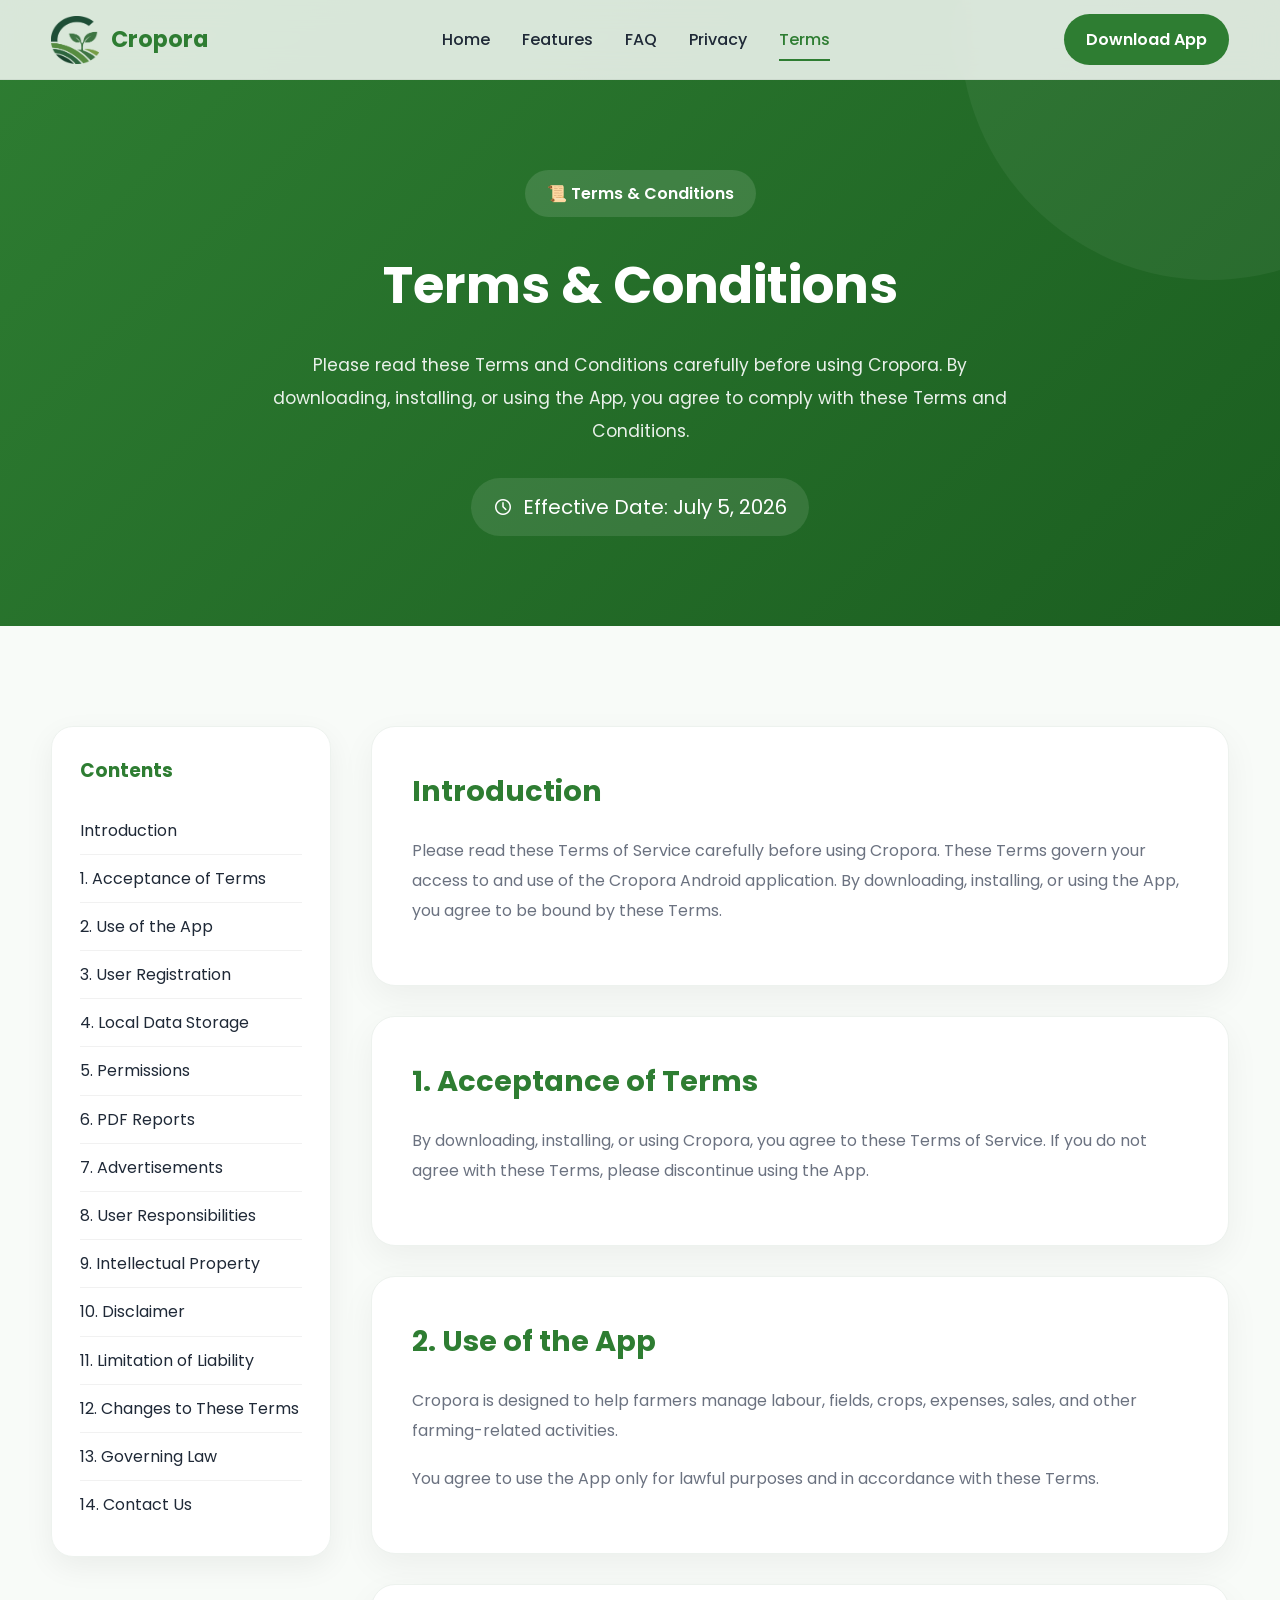
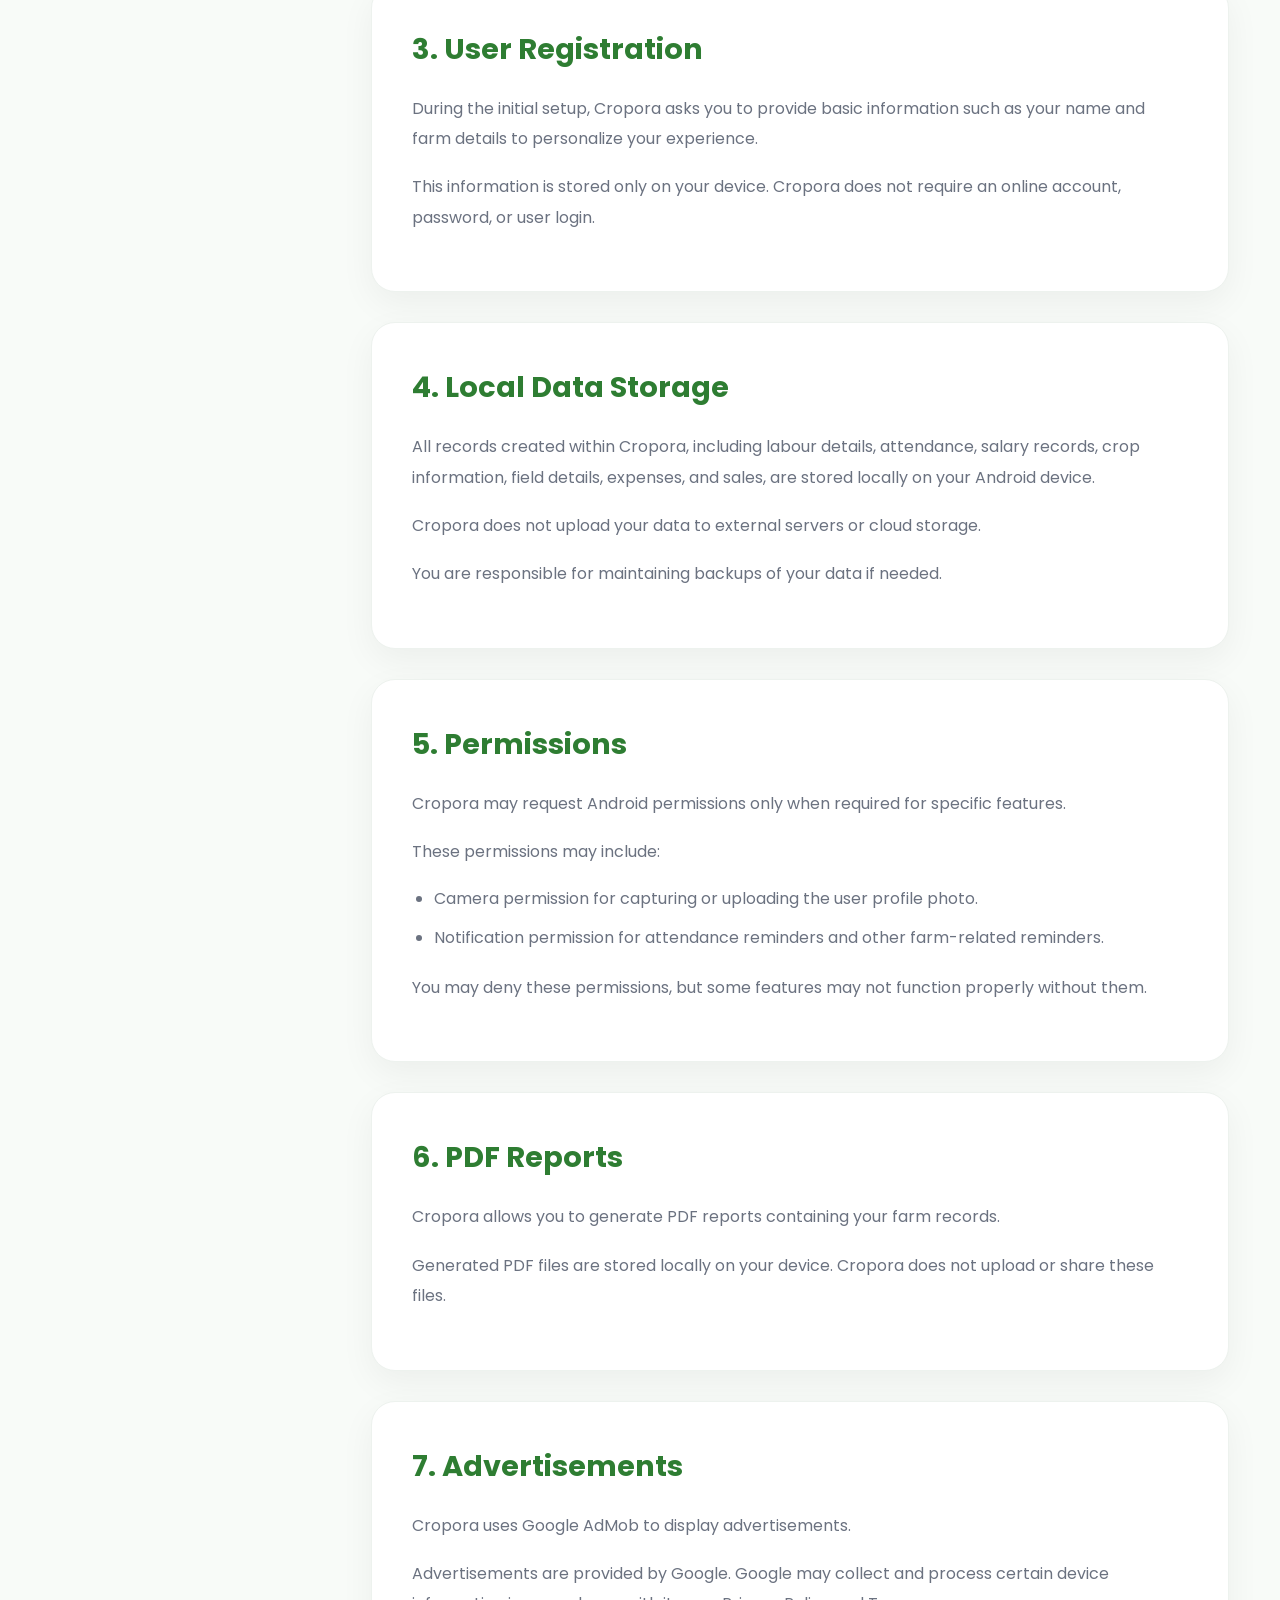
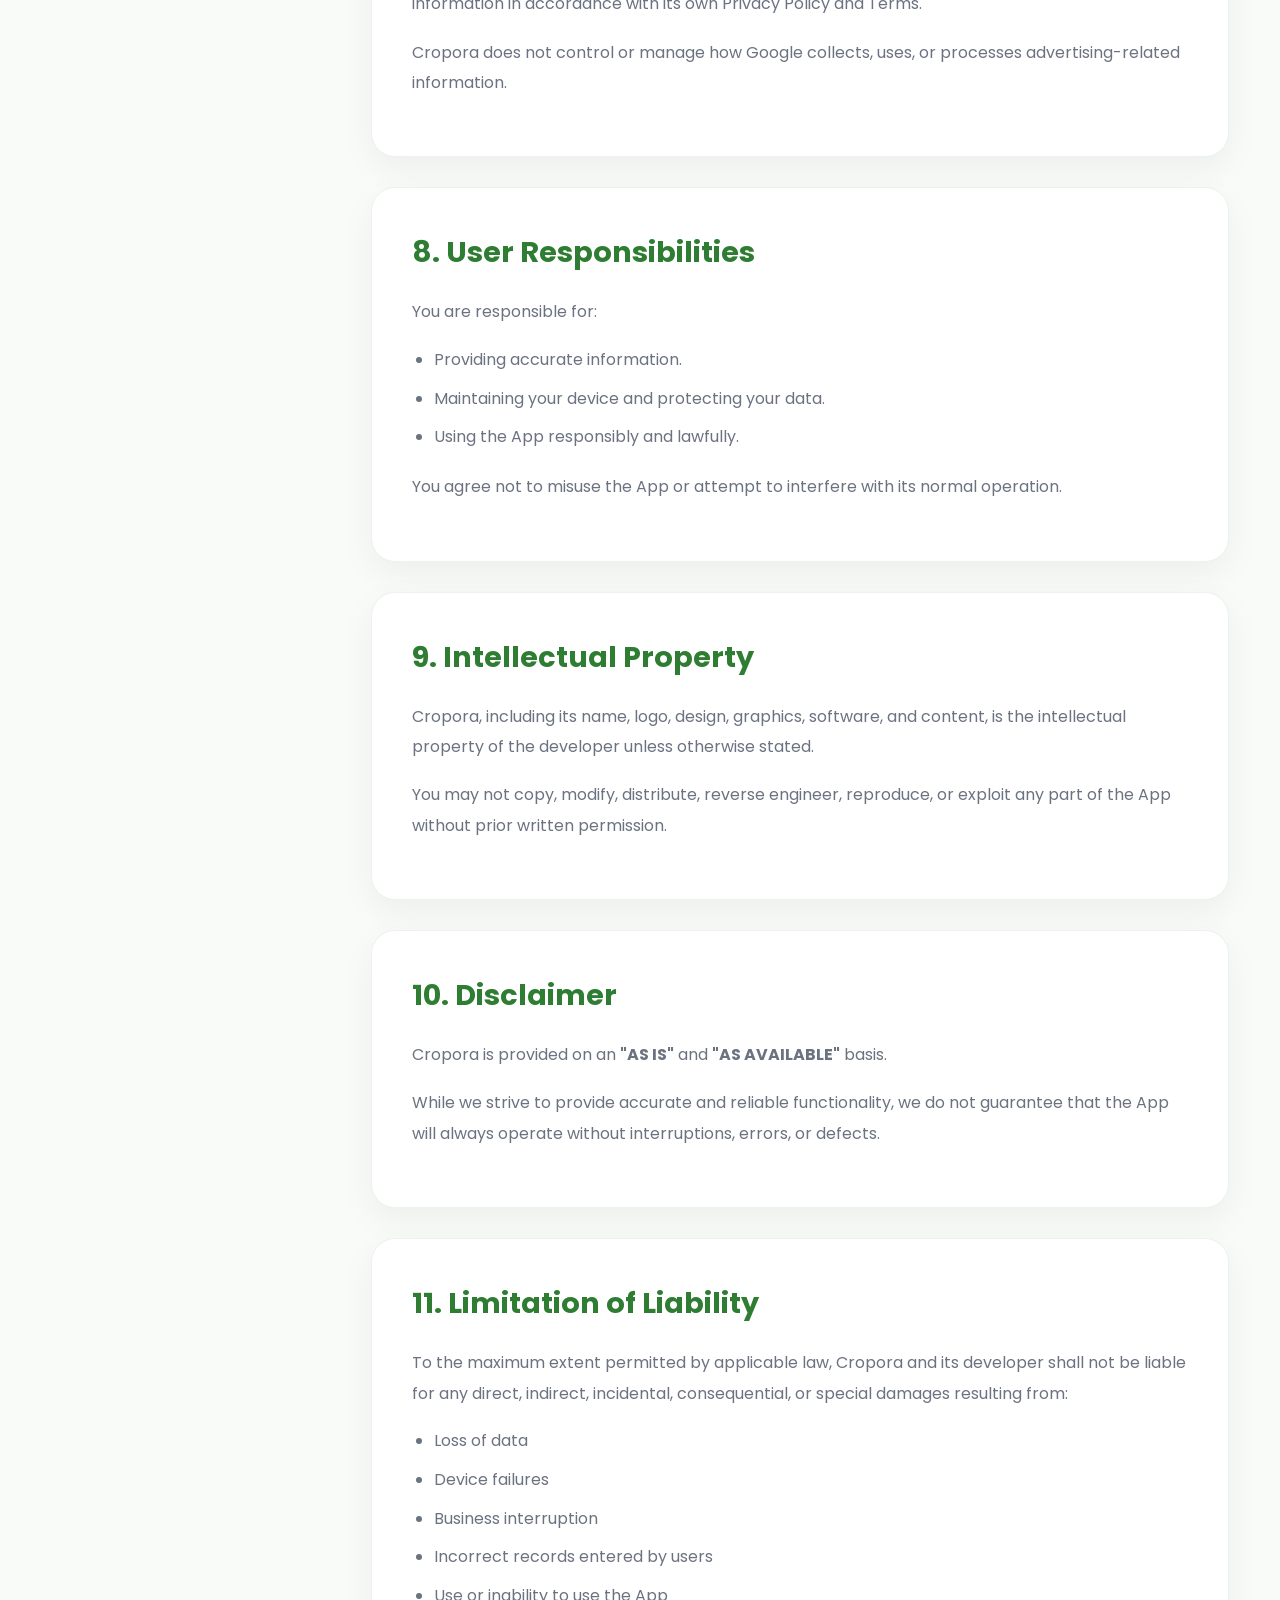
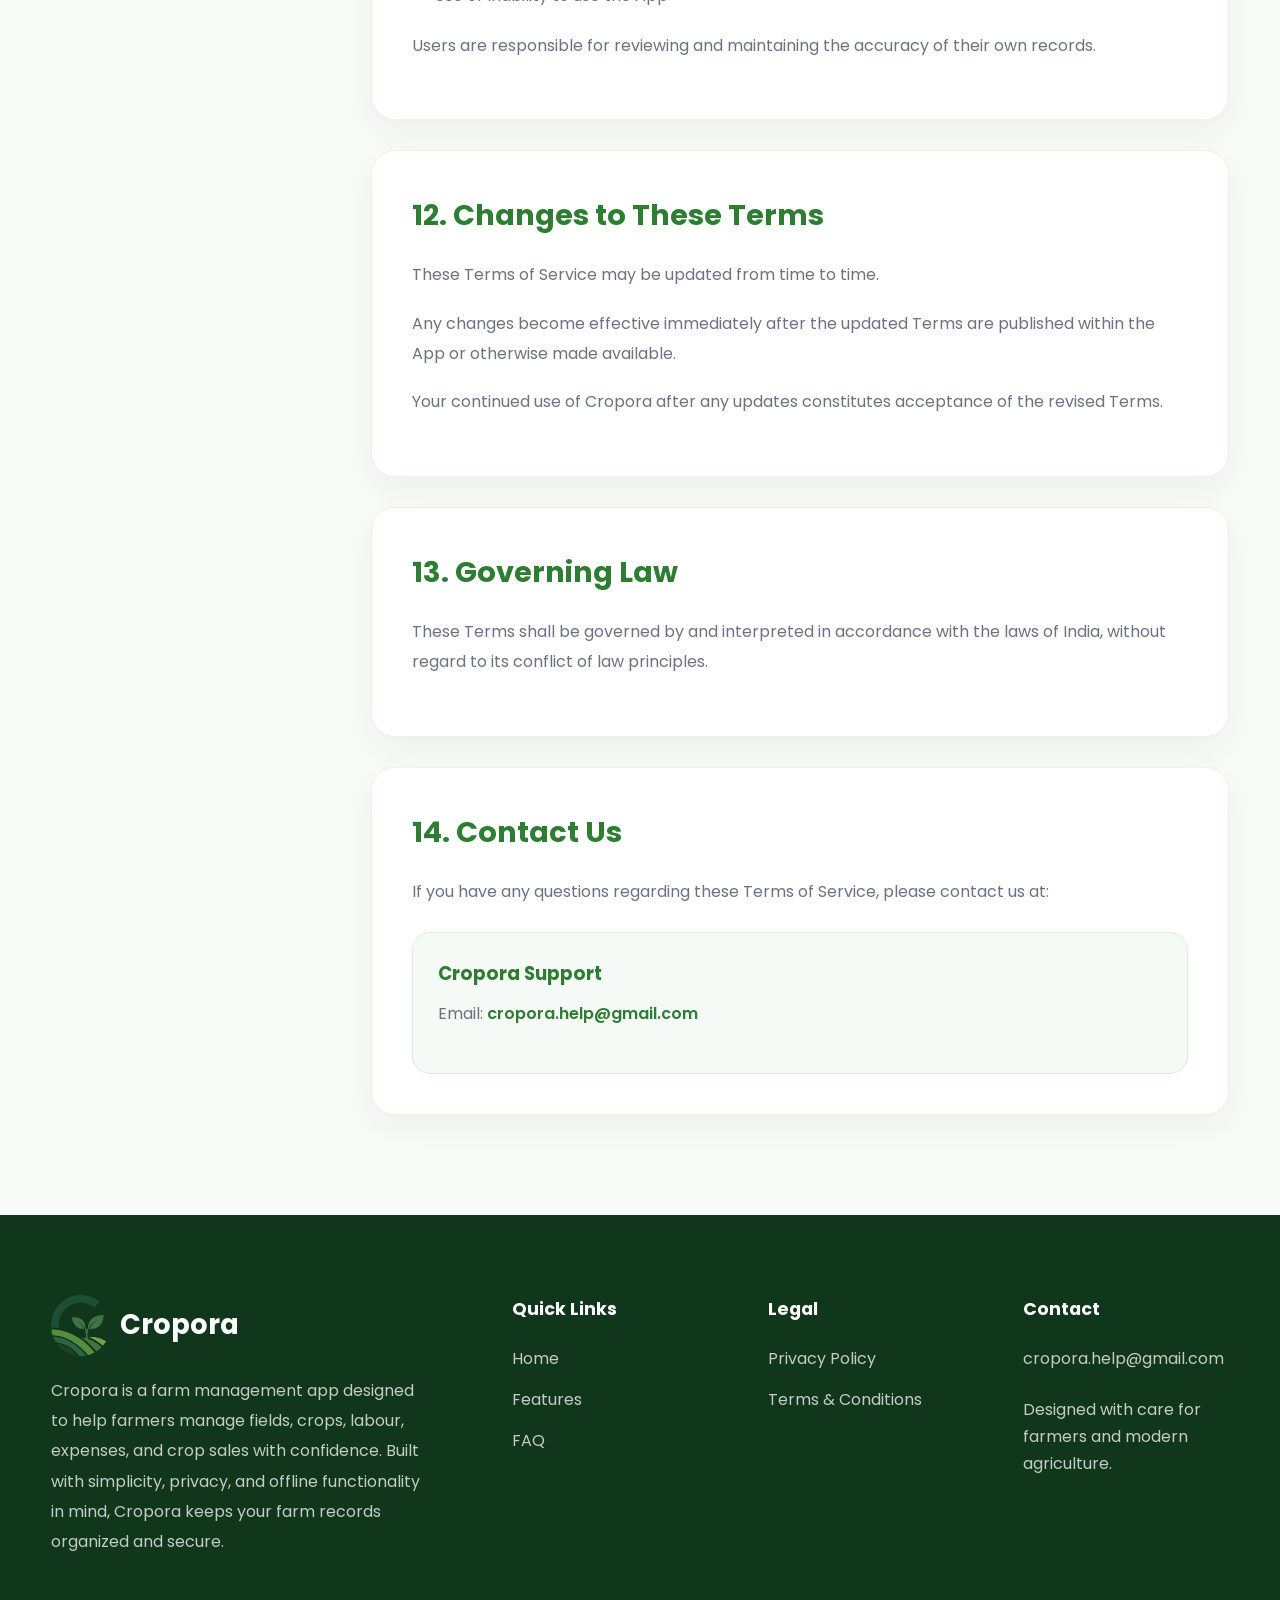
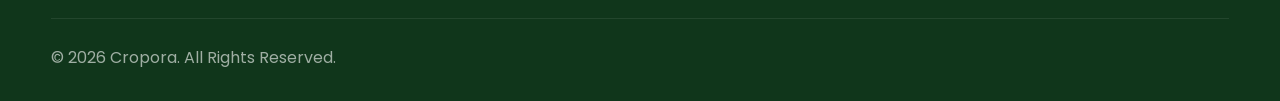
<file: terms-and-conditions.html>
<!DOCTYPE html>
<html lang="en">

<head>

    <meta charset="UTF-8">

    <meta name="viewport"
          content="width=device-width, initial-scale=1.0">

    <title>Terms & Conditions | Cropora</title>

    <meta name="description"
        content="Read the official Terms and Conditions for using the Cropora farm management app.">

    <link rel="icon"
          href="assets/images/logo.png">

    <!-- Google Fonts -->

    <link rel="preconnect"
          href="https://fonts.googleapis.com">

    <link rel="preconnect"
          href="https://fonts.gstatic.com"
          crossorigin>

    <link href="https://fonts.googleapis.com/css2?family=Poppins:wght@300;400;500;600;700;800&display=swap"
          rel="stylesheet">

    <link href="https://fonts.googleapis.com/css2?family=Material+Symbols+Rounded"
          rel="stylesheet">

    <link rel="stylesheet"
          href="assets/css/style.css">

</head>

<body>

<!-- ==========================================
     HEADER
========================================== -->

<header class="header">

    <div class="container">

        <a href="index.html"
           class="logo">

            <img src="assets/images/logo.png"
                 alt="Cropora Logo">

            <span>Cropora</span>

        </a>

        <nav class="navbar"
             id="navbar">

            <a href="index.html">

                Home

            </a>

            <a href="index.html#features">

                Features

            </a>

            <a href="index.html#faq">

                FAQ

            </a>

            <a href="privacy-policy.html">

                Privacy

            </a>

            <a class="active"
               href="terms-and-conditions.html">

                Terms

            </a>

        </nav>

        <div class="header-right">

            <a href="#"
               class="download-btn">

                Download App

            </a>

            <button id="menuBtn"
                    class="menu-btn">

                <span class="material-symbols-rounded">

                    menu

                </span>

            </button>

        </div>

    </div>

</header>

<!-- ==========================================
     PAGE HERO
========================================== -->

<section class="page-hero">

    <div class="container">

        <span class="page-badge">

            📜 Terms & Conditions

        </span>

        <h1>

            Terms & Conditions

        </h1>

        <p>

            Please read these Terms and Conditions carefully before using
            Cropora. By downloading, installing, or using the App, you agree
            to comply with these Terms and Conditions.

        </p>

        <div class="last-updated">

            <span class="material-symbols-rounded">

                schedule

            </span>

            <span>

                Effective Date: July 5, 2026

            </span>

        </div>

    </div>

</section>

<!-- ==========================================
     TERMS CONTENT
========================================== -->

<section class="policy-section">

    <div class="container policy-layout">

        <!-- Sidebar -->

        <aside class="policy-sidebar">

            <div class="policy-nav">

                <h3>

                    Contents

                </h3>

                <a href="#terms">
                    Introduction
                </a>

                <a href="#acceptance">
                    1. Acceptance of Terms
                </a>

                <a href="#use">
                    2. Use of the App
                </a>

                <a href="#registration">
                    3. User Registration
                </a>

                <a href="#storage">
                    4. Local Data Storage
                </a>

                <a href="#permissions">
                    5. Permissions
                </a>

                <a href="#pdf">
                    6. PDF Reports
                </a>

                <a href="#advertisements">
                    7. Advertisements
                </a>

                <a href="#responsibilities">
                    8. User Responsibilities
                </a>

                <a href="#intellectual">
                    9. Intellectual Property
                </a>

                <a href="#disclaimer">
                    10. Disclaimer
                </a>

                <a href="#liability">
                    11. Limitation of Liability
                </a>

                <a href="#changes">
                    12. Changes to These Terms
                </a>

                <a href="#law">
                    13. Governing Law
                </a>

                <a href="#contact">
                    14. Contact Us
                </a>

            </div>

        </aside>

        <!-- Main Content -->

        <div class="policy-content">

            <!-- ==========================================
                TERMS OF SERVICE
            ========================================== -->

            <div class="policy-card" id="terms">

                <h2>Introduction</h2>

                <p>
                    Please read these Terms of Service carefully before using Cropora.
                    These Terms govern your access to and use of the Cropora Android application.
                    By downloading, installing, or using the App, you agree to be bound by these Terms.
                </p>

            </div>

            <!-- 1 -->

            <div class="policy-card" id="acceptance">

                <h2>1. Acceptance of Terms</h2>

                <p>
                    By downloading, installing, or using Cropora, you agree to these
                    Terms of Service. If you do not agree with these Terms, please
                    discontinue using the App.
                </p>

            </div>

            <!-- 2 -->

            <div class="policy-card" id="use">

                <h2>2. Use of the App</h2>

                <p>
                    Cropora is designed to help farmers manage labour, fields, crops,
                    expenses, sales, and other farming-related activities.
                </p>

                <p>
                    You agree to use the App only for lawful purposes and in accordance
                    with these Terms.
                </p>

            </div>

            <!-- 3 -->

            <div class="policy-card" id="registration">

                <h2>3. User Registration</h2>

                <p>
                    During the initial setup, Cropora asks you to provide basic
                    information such as your name and farm details to personalize your
                    experience.
                </p>

                <p>
                    This information is stored only on your device.
                    Cropora does not require an online account, password,
                    or user login.
                </p>

            </div>

            <!-- 4 -->

            <div class="policy-card" id="storage">

                <h2>4. Local Data Storage</h2>

                <p>
                    All records created within Cropora, including labour details,
                    attendance, salary records, crop information, field details,
                    expenses, and sales, are stored locally on your Android device.
                </p>

                <p>
                    Cropora does not upload your data to external servers or cloud
                    storage.
                </p>

                <p>
                    You are responsible for maintaining backups of your data if needed.
                </p>

            </div>

            <!-- 5 -->

            <div class="policy-card" id="permissions">

                <h2>5. Permissions</h2>

                <p>
                    Cropora may request Android permissions only when required for
                    specific features.
                </p>

                <p>
                    These permissions may include:
                </p>

                <ul>

                    <li>Camera permission for capturing or uploading the user profile photo.</li>

                    <li>Notification permission for attendance reminders and other
                        farm-related reminders.</li>

                </ul>

                <p>
                    You may deny these permissions, but some features may not function
                    properly without them.
                </p>

            </div>

            <!-- 6 -->

            <div class="policy-card" id="pdf">

                <h2>6. PDF Reports</h2>

                <p>
                    Cropora allows you to generate PDF reports containing your farm
                    records.
                </p>

                <p>
                    Generated PDF files are stored locally on your device.
                    Cropora does not upload or share these files.
                </p>

            </div>

            <!-- 7 -->

            <div class="policy-card" id="advertisements">

                <h2>7. Advertisements</h2>

                <p>
                    Cropora uses Google AdMob to display advertisements.
                </p>

                <p>
                    Advertisements are provided by Google.
                    Google may collect and process certain device information in
                    accordance with its own Privacy Policy and Terms.
                </p>

                <p>
                    Cropora does not control or manage how Google collects,
                    uses, or processes advertising-related information.
                </p>

            </div>

            <!-- 8 -->

            <div class="policy-card" id="responsibilities">

                <h2>8. User Responsibilities</h2>

                <p>
                    You are responsible for:
                </p>

                <ul>

                    <li>Providing accurate information.</li>

                    <li>Maintaining your device and protecting your data.</li>

                    <li>Using the App responsibly and lawfully.</li>

                </ul>

                <p>
                    You agree not to misuse the App or attempt to interfere with its
                    normal operation.
                </p>

            </div>

            <!-- 9 -->

            <div class="policy-card" id="intellectual">

                <h2>9. Intellectual Property</h2>

                <p>
                    Cropora, including its name, logo, design, graphics, software,
                    and content, is the intellectual property of the developer unless
                    otherwise stated.
                </p>

                <p>
                    You may not copy, modify, distribute, reverse engineer,
                    reproduce, or exploit any part of the App without prior
                    written permission.
                </p>

            </div>

            <!-- 10 -->

            <div class="policy-card" id="disclaimer">

                <h2>10. Disclaimer</h2>

                <p>
                    Cropora is provided on an
                    <strong>"AS IS"</strong> and
                    <strong>"AS AVAILABLE"</strong> basis.
                </p>

                <p>
                    While we strive to provide accurate and reliable functionality,
                    we do not guarantee that the App will always operate without
                    interruptions, errors, or defects.
                </p>

            </div>

            <!-- 11 -->

            <div class="policy-card" id="liability">

                <h2>11. Limitation of Liability</h2>

                <p>
                    To the maximum extent permitted by applicable law,
                    Cropora and its developer shall not be liable for any direct,
                    indirect, incidental, consequential, or special damages resulting
                    from:
                </p>

                <ul>

                    <li>Loss of data</li>

                    <li>Device failures</li>

                    <li>Business interruption</li>

                    <li>Incorrect records entered by users</li>

                    <li>Use or inability to use the App</li>

                </ul>

                <p>
                    Users are responsible for reviewing and maintaining the accuracy
                    of their own records.
                </p>

            </div>

            <!-- 12 -->

            <div class="policy-card" id="changes">

                <h2>12. Changes to These Terms</h2>

                <p>
                    These Terms of Service may be updated from time to time.
                </p>

                <p>
                    Any changes become effective immediately after the updated Terms
                    are published within the App or otherwise made available.
                </p>

                <p>
                    Your continued use of Cropora after any updates constitutes
                    acceptance of the revised Terms.
                </p>

            </div>

            <!-- 13 -->

            <div class="policy-card" id="law">

                <h2>13. Governing Law</h2>

                <p>
                    These Terms shall be governed by and interpreted in accordance
                    with the laws of India, without regard to its conflict of law
                    principles.
                </p>

            </div>

            <!-- 14 -->

            <div class="policy-card" id="contact">

                <h2>14. Contact Us</h2>

                <p>
                    If you have any questions regarding these Terms of Service,
                    please contact us at:
                </p>

                <div class="contact-card">

                    <h3>Cropora Support</h3>

                    <p>

                        Email:
                        <a href="mailto:cropora.help@gmail.com">

                            cropora.help@gmail.com

                        </a>

                    </p>

                </div>

            </div>

        </div>

    </div>

</section>

<!-- ==========================================
     FOOTER
========================================== -->

<footer class="footer">

    <div class="container">

        <div class="footer-grid">

            <div class="footer-brand">

                <div class="footer-logo">

                    <img src="assets/images/logo.png"
                         alt="Cropora Logo">

                    <span>Cropora</span>

                </div>

                <p>
                    Cropora is a farm management app designed to help farmers manage
                    fields, crops, labour, expenses, and crop sales with confidence.
                    Built with simplicity, privacy, and offline functionality in mind,
                    Cropora keeps your farm records organized and secure.
                </p>

            </div>

            <div class="footer-column">

                <h4>

                    Quick Links

                </h4>

                <a href="index.html">

                    Home

                </a>

                <a href="index.html#features">

                    Features

                </a>

                <a href="index.html#faq">

                    FAQ

                </a>

            </div>

            <div class="footer-column">

                <h4>

                    Legal

                </h4>

                <a href="privacy-policy.html">

                    Privacy Policy

                </a>

                <a href="terms-and-conditions.html">

                    Terms & Conditions

                </a>

            </div>

            <div class="footer-column">

                <h4>

                    Contact

                </h4>

                <a href="mailto:cropora.help@gmail.com">

                    cropora.help@gmail.com

                </a>

                <p>

                    Designed with care for farmers and modern agriculture.

                </p>

            </div>

        </div>

        <div class="footer-bottom">

            <p>

                © 2026 Cropora. All Rights Reserved.

            </p>

        </div>

    </div>

</footer>

<script src="assets/js/main.js"></script>

</body>

</html>
</file>
<file: assets/css/style.css>
/* =====================================================
   Cropora Official Website - Premium Styles
===================================================== */

:root{
  --primary:#2E7D32;
  --primary-dark:#1B5E20;
  --primary-light:#4CAF50;
  --bg:#F7FAF7;
  --white:#fff;
  --text:#1F2937;
  --muted:#6B7280;
  --border:#E5E7EB;
  --shadow:0 15px 40px rgba(0,0,0,.08);
  --radius:20px;
  --transition:.3s ease;
  --container:1200px;
}

*{margin:0;padding:0;box-sizing:border-box}
html{scroll-behavior:smooth}
body{
  font-family:Poppins,sans-serif;
  background:var(--bg);
  color:var(--text);
  overflow-x:hidden;
  line-height:1.7;
}
img{max-width:100%;display:block}
a{text-decoration:none;color:inherit}
.container{width:min(92%,var(--container));margin:auto}

/* Header */
.header{
  position:fixed;
  inset:0 0 auto 0;
  height:80px;
  z-index:1000;
  backdrop-filter:blur(14px);
  background:rgba(255,255,255,.82);
  border-bottom:1px solid rgba(0,0,0,.05);
}
.header .container{
  height:100%;
  display:flex;
  justify-content:space-between;
  align-items:center;
}
.logo{display:flex;align-items:center;gap:12px;font-size:1.4rem;font-weight:700;color:var(--primary)}
.logo img{width:48px;height:48px}
.navbar{display:flex;gap:32px;align-items:center}
.navbar a{font-weight:500;position:relative;transition:var(--transition)}
.navbar a:hover{color:var(--primary)}
.navbar a::after{
  content:"";
  position:absolute;
  left:0;bottom:-8px;
  width:0;height:2px;
  background:var(--primary);
  transition:var(--transition);
}
.navbar a:hover::after{width:100%}
.header-right{display:flex;align-items:center;gap:16px}
.download-btn{
  padding:12px 22px;
  border-radius:999px;
  background:var(--primary);
  color:#fff;
  font-weight:600;
  transition:var(--transition);
}
.download-btn:hover{
  background:var(--primary-dark);
  transform:translateY(-2px);
}
.menu-btn{
  display:none;
  border:none;
  background:none;
  cursor:pointer;
}
.material-symbols-rounded{font-size:30px}

/* Hero */
.hero{
  position:relative;
  overflow:hidden;
  padding:150px 0 90px;
}
.hero-grid{
  display:grid;
  grid-template-columns:1fr 1fr;
  gap:70px;
  align-items:center;
  position:relative;
  z-index:2;
}
.hero-bg{
  position:absolute;
  border-radius:50%;
  filter:blur(60px);
}
.hero-bg-1{
  width:420px;height:420px;
  background:#d8f3dc;
  top:-140px;left:-120px;
}
.hero-bg-2{
  width:320px;height:320px;
  background:#b7e4c7;
  right:-80px;bottom:-80px;
}
.hero-badge{
  display:inline-block;
  background:#E8F5E9;
  color:var(--primary);
  padding:10px 20px;
  border-radius:999px;
  font-weight:600;
  margin-bottom:25px;
}
.hero h1{
  font-size:3.5rem;
  line-height:1.15;
  margin-bottom:24px;
}
.hero p{
  color:var(--muted);
  max-width:560px;
  margin-bottom:35px;
  font-size:1.08rem;
}
.hero-buttons{
  display:flex;
  gap:18px;
  flex-wrap:wrap;
  margin-bottom:35px;
}
.btn{
  display:inline-flex;
  justify-content:center;
  align-items:center;
  padding:15px 30px;
  border-radius:999px;
  font-weight:600;
  transition:var(--transition);
}
.btn-primary{
  background:var(--primary);
  color:#fff;
  box-shadow:var(--shadow);
}
.btn-primary:hover{
  transform:translateY(-3px);
  background:var(--primary-dark);
}
.btn-secondary{
  border:2px solid var(--primary);
  color:var(--primary);
  background:#fff;
}
.btn-secondary:hover{
  background:var(--primary);
  color:#fff;
}
.hero-highlights{

    display:flex;

    align-items:center;

    gap:28px;

    flex-wrap:nowrap;

    margin-top:30px;

}

.hero-highlights div{

    display:flex;

    align-items:center;

    gap:10px;

    padding:0;

    background:none;

    border:none;

    box-shadow:none;

    white-space:nowrap;

}

.hero-highlights img{

    width:26px;

    height:26px;

    object-fit:contain;

    flex-shrink:0;

}

.hero-highlights span{

    font-size:.95rem;

    font-weight:600;

    color:var(--text-primary);

}

/* Phone */
.hero-right{
  position:relative;
  display:flex;
  justify-content:center;
  align-items:center;
  min-height:650px;
}
.phone{

    position:relative;

    width:330px;

    height:670px;

    background:#111;

    border-radius:42px;

    padding:12px;

    box-shadow:
    0 15px 35px rgba(0,0,0,.08),
    0 35px 70px rgba(0,0,0,.14),
    0 70px 130px rgba(46,125,50,.18);

    animation:float 5s ease-in-out infinite;

    transition:.4s;

}

.phone:hover{

    transform:
        rotateY(-8deg)
        rotateX(5deg)
        scale(1.02);

}
.phone-screen{

    width:100%;

    height:100%;

    overflow:hidden;

    border-radius:34px;

    background:#fff;

}

.phone-screen img{

    width:100%;

    height:100%;

    object-fit:cover;

    transition:
        opacity .45s ease,
        transform .45s ease;

}
.phone-notch{

    position:absolute;

    top:18px;

    left:50%;

    transform:translateX(-50%);

    width:12px;

    height:12px;

    background:#000;

    border-radius:50%;

    z-index:10;

    box-shadow:
        inset 0 0 3px rgba(255,255,255,.15);

}
.phone::before{

    content:"";

    position:absolute;

    top:0;

    left:-120%;

    width:60%;

    height:100%;

    background:

        linear-gradient(

        110deg,

        transparent,

        rgba(255,255,255,.20),

        transparent

        );

    transform:skewX(-20deg);

    animation:shine 8s linear infinite;

}
@keyframes shine{

    0%{

        left:-120%;

    }

    100%{

        left:180%;

    }

}
/* Floating cards */
.floating-card{
  position:absolute;
  width:210px;
  background:rgba(255,255,255,.9);
  backdrop-filter:blur(15px);
  padding:18px;
  border-radius:18px;
  box-shadow:var(--shadow);
}
.floating-card .material-symbols-rounded{
  color:var(--primary);
  font-size:34px;
  margin-bottom:8px;
}
.floating-card h4{
  margin-bottom:6px;
}
.floating-card p{
  margin:0;
  color:var(--muted);
  font-size:.92rem;
}
.card-left{

top:90px;

left:-55px;

}
.card-right{

top:170px;

right:-65px;

}
.card-bottom{

    left:-55px;

    bottom:70px;

    width:195px;

    transform:none;

    animation:cardFloatBottom 6.5s ease-in-out infinite;

}

.scroll-indicator{
  text-align:center;
  margin-top:45px;
  animation:bounce 2s infinite;
}
.scroll-indicator .material-symbols-rounded{
  font-size:40px;
  color:var(--primary);
}

/* Empty sections */
section[id],footer{
  min-height:120px;
}

/* Animations */
@keyframes float{
  0%,100%{transform:translateY(0)}
  50%{transform:translateY(-8px)}
}
@keyframes bounce{
  0%,100%{transform:translateY(0)}
  50%{transform:translateY(8px)}
}

/* Responsive */
@media(max-width:992px){
  .hero-grid{
    grid-template-columns:1fr;
    text-align:center;
  }
  .hero p{margin:0 auto 35px}
  .hero-buttons,.hero-highlights{justify-content:center}
  .hero-right{min-height:560px}
  .card-left{left:20px}
  .card-right{right:20px}
}

@media(max-width:768px){

    .download-btn{
        display:none;
    }

    .menu-btn{
        display:block;
    }

    .navbar{
        position:absolute;
        top:80px;
        left:0;
        width:100%;
        background:#fff;
        display:none;
        flex-direction:column;
        gap:22px;
        padding:28px;
        box-shadow:var(--shadow);
    }

    .navbar.active{
        display:flex;
    }

    .hero{
        padding-top:120px;
    }

    .hero-grid{
        display:flex;
        flex-direction:column;
        gap:45px;
    }

    .hero-left{
        text-align:center;
        padding:0 10px;
    }

    .hero h1{
        font-size:2rem;
        line-height:1.25;
    }

    .hero p{
        max-width:100%;
        font-size:1rem;
    }

    .hero-buttons{
        flex-direction:column;
        gap:15px;
    }

    .btn{
        width:100%;
    }

    .hero-right{
        min-height:auto;
        display:flex;
        justify-content:center;
        align-items:center;
        width:100%;
        overflow:hidden;
    }

    .phone{
        width:240px;
        height:490px;
    }

    .floating-card{
        display:none;
    }

    .hero-highlights{
        justify-content:center;
        flex-wrap:wrap;
        gap:18px;
    }

}


@media(max-width:480px){
  .hero{padding-top:120px}
  .hero h1{font-size:2rem}
  .btn{width:100%}
}

.slider-dots{
    display:flex;
    justify-content:center;
    gap:10px;
    margin-top:22px;
}

.dot{
    width:10px;
    height:10px;
    border-radius:50%;
    background:#d0d5dd;
    cursor:pointer;
    transition:.3s;
}

.dot.active{
    width:28px;
    border-radius:20px;
    background:var(--primary);
}

.slider-dots{

    display:flex;

    justify-content:center;

    align-items:center;

    gap:10px;

    margin-top:28px;

}

.dot{

    width:10px;

    height:10px;

    border-radius:50%;

    background:#D1D5DB;

    cursor:pointer;

    transition:.35s;

}

.dot:hover{

    transform:scale(1.2);

}

.dot.active{

    width:28px;

    border-radius:20px;

    background:var(--primary);

}


.floating-card{

    transition:
        opacity .35s,
        transform .35s,
        box-shadow .35s;

}

/* ==========================================
   WHY FARMERS CHOOSE CROPORA
========================================== */

.why-section{

    padding:120px 0;

    background:
        radial-gradient(circle at top left,#eef9ef,transparent 35%),
        radial-gradient(circle at bottom right,#e7f7ea,transparent 35%),
        #ffffff;

}

.section-header{

    text-align:center;

    max-width:760px;

    margin:0 auto 70px;

}

.section-badge{

    display:inline-block;

    padding:10px 22px;

    border-radius:999px;

    background:#E8F5E9;

    color:var(--primary);

    font-weight:600;

    margin-bottom:18px;

}

.section-title{

    font-size:2.8rem;

    margin-bottom:18px;

}

.section-description{

    color:var(--muted);

    font-size:1.05rem;

}

.feature-grid{

    display:grid;

    grid-template-columns:repeat(3,1fr);

    gap:28px;

}

.feature-card{

    background:white;

    border-radius:24px;

    padding:35px;

    border:1px solid #edf2ee;

    box-shadow:

        0 12px 35px rgba(0,0,0,.05);

    transition:.35s;

    position:relative;

    overflow:hidden;

}

.feature-card::before{

    content:"";

    position:absolute;

    left:0;

    top:0;

    width:100%;

    height:4px;

    background:var(--primary);

    transform:scaleX(0);

    transform-origin:left;

    transition:.35s;

}

.feature-card:hover{

    transform:translateY(-10px);

    box-shadow:

        0 20px 45px rgba(46,125,50,.15);

}

.feature-card:hover::before{

    transform:scaleX(1);

}

.feature-icon{

    width:70px;

    height:70px;

    border-radius:50%;

    background:#E8F5E9;

    display:flex;

    align-items:center;

    justify-content:center;

    margin-bottom:22px;

    transition:.35s;

}

.feature-card:hover .feature-icon{

    transform:rotate(-8deg) scale(1.08);

}

.feature-icon span{

    font-size:36px;

    color:var(--primary);

}

.feature-card h3{

    font-size:1.35rem;

    margin-bottom:14px;

}

.feature-card p{

    color:var(--muted);

    line-height:1.7;

    margin-bottom:26px;

}

.feature-footer{

    display:flex;

    align-items:center;

    gap:10px;

    color:var(--primary);

    font-weight:600;

    padding-top:18px;

    border-top:1px solid #edf2ee;

}

.feature-footer span{

    font-size:22px;

}

@media(max-width:992px){

    .feature-grid{

        grid-template-columns:repeat(2,1fr);

    }

}

@media(max-width:640px){

    .section-title{

        font-size:2.2rem;

    }

    .feature-grid{

        grid-template-columns:1fr;

    }

}




/* ==========================================
   EVERYTHING YOU NEED TO MANAGE
========================================== */

.manage-section{

    padding:120px 0;

    background:#F8FBF8;

}

.timeline{

    position:relative;

    max-width:850px;

    margin:80px auto 0;

}

.timeline::before{

    content:"";

    position:absolute;

    left:35px;

    top:0;

    bottom:0;

    width:4px;

    background:#D8EFD9;

    border-radius:20px;

}

.timeline-item{

    display:flex;

    gap:35px;

    margin-bottom:55px;

    position:relative;

}

.timeline-icon{

    width:74px;

    height:74px;

    min-width:74px;

    border-radius:50%;

    background:white;

    border:4px solid #E8F5E9;

    display:flex;

    justify-content:center;

    align-items:center;

    color:var(--primary);

    font-size:34px;

    z-index:2;

    transition:.35s;

    box-shadow:0 10px 30px rgba(0,0,0,.05);

}

.timeline-content{

    flex:1;

    background:white;

    padding:30px;

    border-radius:22px;

    box-shadow:0 10px 30px rgba(0,0,0,.05);

    transition:.35s;

}

.timeline-content h3{

    margin-bottom:12px;

    font-size:1.4rem;

}

.timeline-content p{

    color:var(--muted);

    line-height:1.8;

}

.timeline-item:hover .timeline-icon{

    background:var(--primary);

    color:white;

    transform:scale(1.08);

}

.timeline-item:hover .timeline-content{

    transform:translateX(12px);

    box-shadow:0 18px 40px rgba(46,125,50,.15);

}

.timeline-item:last-child{

    margin-bottom:0;

}

@media(max-width:768px){

.timeline::before{

    left:30px;

}

.timeline-item{

    gap:20px;

}

.timeline-icon{

    width:60px;

    height:60px;

    min-width:60px;

}

.timeline-content{

    padding:22px;

}

}






/* ==========================================
   DESIGNED FOR EVERY FARMER
========================================== */

.farmer-section{

    padding:120px 0;

    background:#ffffff;

}

.farmer-grid{

    display:grid;

    grid-template-columns:repeat(3,1fr);

    gap:30px;

    margin-top:70px;

}

.farmer-card{

    position:relative;

    background:white;

    border:1px solid #edf2ee;

    border-radius:26px;

    padding:40px 35px;

    box-shadow:0 15px 35px rgba(0,0,0,.05);

    transition:.35s;

}

.farmer-card:hover{

    transform:translateY(-10px);

    box-shadow:0 22px 45px rgba(46,125,50,.15);

}

.farmer-card.featured{

    border:2px solid var(--primary);

    transform:scale(1.03);

}

.farmer-card.featured:hover{

    transform:scale(1.03) translateY(-10px);

}

.popular-tag{

    position:absolute;

    top:20px;

    right:20px;

    background:var(--primary);

    color:white;

    font-size:.8rem;

    padding:6px 14px;

    border-radius:999px;

    font-weight:600;

}

.farmer-icon{

    width:90px;

    height:90px;

    border-radius:50%;

    background:#E8F5E9;

    display:flex;

    justify-content:center;

    align-items:center;

    margin:0 auto 25px;

    overflow:hidden;

    transition:.3s ease;

}

.farmer-icon img{

    width:120%;

    height:120%;

    object-fit:contain;

    transform:translateY(6px);

    transition:.3s ease;

}

.farmer-card:hover .farmer-icon{

    transform:translateY(-4px);

}

.farmer-card:hover .farmer-icon img{

    transform:translateY(6px) scale(1.08);

}
.farmer-card h3{

    font-size:1.5rem;

    margin-bottom:15px;

}

.farmer-card p{

    color:var(--muted);

    line-height:1.8;

    margin-bottom:28px;

}

.farmer-card ul{

    list-style:none;

    padding:0;

}

.farmer-card li{

    margin-bottom:14px;

    font-weight:500;

    color:#444;

}

.farmer-card li:last-child{

    margin-bottom:0;

}

@media(max-width:992px){

    .farmer-grid{

        grid-template-columns:repeat(2,1fr);

    }

    .farmer-card.featured{

        transform:none;

    }

}

@media(max-width:640px){

    .farmer-grid{

        grid-template-columns:1fr;

    }

}




/* ==========================================
   WHY CROPORA STANDS OUT
========================================== */

.comparison-section{

    padding:120px 0;

    background:#F8FBF8;

}

.comparison-box{

    margin-top:70px;

    background:white;

    border-radius:28px;

    overflow:hidden;

    box-shadow:0 20px 45px rgba(0,0,0,.06);

}

.comparison-head{

    display:grid;

    grid-template-columns:1fr 1fr;

    font-weight:700;

    text-align:center;

    font-size:1.2rem;

}

.comparison-head .traditional{

    background:#F4F5F6;

    padding:22px;

    color:#666;

}

.comparison-head .cropora-side{

    background:var(--primary);

    color:white;

    padding:22px;

}

.comparison-row{

    display:grid;

    grid-template-columns:1fr 1fr;

    border-top:1px solid #edf2ee;

    transition:.35s;

}

.comparison-row:hover{

    background:#F8FFF8;

}

.comparison-row>div{

    display:flex;

    align-items:center;

    gap:16px;

    padding:24px 30px;

}

.comparison-row .traditional{

    color:#666;

    border-right:1px solid #edf2ee;

}

.comparison-row .cropora-side{

    color:var(--primary);

    font-weight:600;

}

.comparison-row span{

    font-size:28px;

}

.comparison-row:hover .cropora-side{

    transform:translateX(8px);

    transition:.35s;

}

@media(max-width:768px){

.comparison-head,
.comparison-row{

    grid-template-columns:1fr;

}

.comparison-row .traditional{

    border-right:none;

    border-bottom:1px solid #edf2ee;

}

}




/* ==========================================
   FAQ SECTION
========================================== */

.faq-section{

    padding:120px 0;

    background:#ffffff;

}

.faq-wrapper{

    display:grid;

    grid-template-columns:380px 1fr;

    gap:60px;

    align-items:start;

}

.faq-help-box{

    margin-top:40px;

    display:flex;

    gap:18px;

    padding:25px;

    border-radius:20px;

    background:#F7FAF7;

    border:1px solid #E8F5E9;

}

.faq-help-box span{

    font-size:42px;

    color:var(--primary);

}

.faq-help-box h4{

    margin-bottom:6px;

}

.faq-help-box p{

    color:var(--muted);

}

.faq-item{

    border:1px solid #E8F5E9;

    border-radius:18px;

    margin-bottom:18px;

    overflow:hidden;

    transition:.3s;

    background:white;

}

.faq-item:hover{

    box-shadow:0 10px 30px rgba(46,125,50,.08);

}

.faq-question{

    width:100%;

    padding:22px 25px;

    display:flex;

    justify-content:space-between;

    align-items:center;

    background:none;

    border:none;

    cursor:pointer;

    font-size:1rem;

    font-weight:600;

    text-align:left;

}

.faq-question span:last-child{

    transition:.3s;

}

.faq-item.active .faq-question span:last-child{

    transform:rotate(180deg);

}

.faq-answer{

    max-height:0;

    overflow:hidden;

    transition:max-height .35s ease;

}

.faq-answer p{

    padding:0 25px 25px;

    color:var(--muted);

    line-height:1.8;

}

.faq-item.active .faq-answer{

    max-height:220px;

}

@media(max-width:900px){

.faq-wrapper{

    grid-template-columns:1fr;

}

}



/* ==========================================
   DOWNLOAD CTA
========================================== */

.cta-section{

    padding:120px 0;

    background:
        radial-gradient(circle at top left,#5BAE60 0%,transparent 40%),
        radial-gradient(circle at bottom right,#2E7D32 0%,transparent 35%),
        linear-gradient(135deg,#2E7D32,#1B5E20);

}

.cta-card{

    position:relative;

    overflow:hidden;

    text-align:center;

    color:white;

    padding:80px 50px;

    border-radius:36px;

    background:rgba(255,255,255,.06);

    backdrop-filter:blur(10px);

    border:1px solid rgba(255,255,255,.15);

}

.cta-card::before{

    content:"";

    position:absolute;

    width:450px;

    height:450px;

    border-radius:50%;

    background:rgba(255,255,255,.05);

    top:-180px;

    right:-180px;

}

.cta-logo{

    width:95px;

    height:95px;

    margin:auto;

    margin-bottom:28px;

    border-radius:24px;

    background:white;

    display:flex;

    justify-content:center;

    align-items:center;

    box-shadow:0 20px 45px rgba(0,0,0,.2);

}

.cta-logo img{

    width:68px;

}

.cta-badge{

    display:inline-block;

    background:rgba(255,255,255,.12);

    padding:10px 22px;

    border-radius:999px;

    margin-bottom:25px;

    font-weight:600;

}

.cta-card h2{

    font-size:3rem;

    line-height:1.2;

    margin-bottom:24px;

}

.cta-card p{

    max-width:700px;

    margin:auto;

    color:rgba(255,255,255,.92);

    font-size:1.08rem;

    line-height:1.8;

    margin-bottom:45px;

}

.cta-button{

    display:inline-flex;

    align-items:center;

    gap:12px;

    background:white;

    color:var(--primary);

    padding:18px 34px;

    border-radius:999px;

    font-weight:700;

    transition:.35s;

    box-shadow:0 15px 35px rgba(0,0,0,.15);

}

.cta-button:hover{

    transform:translateY(-5px);

    box-shadow:0 25px 45px rgba(0,0,0,.2);

}

.cta-features{

    display:flex;

    justify-content:center;

    align-items:center;

    gap:32px;

    flex-wrap:wrap;

    margin-top:30px;

}

.cta-features div{

    display:flex;

    align-items:center;

    gap:10px;

    font-weight:600;

    color:#fff;

}

.cta-features img{

    width:24px;
    height:24px;
    object-fit:contain;

    filter: brightness(0) invert(1);

}


@media (max-width:768px){

    .cta-features{

        gap:18px;

    }

    .cta-features img{

        width:22px;

        height:22px;

    }

}

.cta-features span{

    font-size:22px;

}

@media(max-width:768px){

.cta-card{

    padding:60px 25px;

}

.cta-card h2{

    font-size:2.2rem;

}

.cta-features{

    gap:20px;

    flex-direction:column;

    align-items:center;

}

}


/* ==========================================
   FOOTER
========================================== */

.footer-about{

    margin-top:18px;

    color:rgba(255,255,255,.82);

    font-size:1rem;

    line-height:1.9;

    text-align:justify;

    text-justify:inter-word;

    hyphens:auto;

}

.footer{

    background:#10361B;

    color:rgba(255,255,255,.85);

    padding:80px 0 30px;

}

.footer-grid{

    display:grid;

    grid-template-columns:2fr 1fr 1fr 1fr;

    gap:50px;

}

.footer-logo{

    display:flex;

    align-items:center;

    gap:14px;

    margin-bottom:20px;

}

.footer-logo img{

    width:55px;

}

.footer-logo span{

    font-size:1.7rem;

    font-weight:700;

    color:white;

}

.footer-brand p{

    color:rgba(255,255,255,.75);

    line-height:1.9;

    max-width:380px;

}

.footer-column h4{

    color:white;

    margin-bottom:20px;

    font-size:1.1rem;

}

.footer-column{

    display:flex;

    flex-direction:column;

}

.footer-column a{

    color:rgba(255,255,255,.75);

    margin-bottom:14px;

    transition:.3s;

}

.footer-column a:hover{

    color:#7ED957;

    transform:translateX(5px);

}

.footer-column p{

    color:rgba(255,255,255,.75);

    margin-top:10px;

}

.footer-bottom{

    margin-top:60px;

    padding-top:25px;

    border-top:1px solid rgba(255,255,255,.08);

    display:flex;

    justify-content:space-between;

    align-items:center;

    flex-wrap:wrap;

    gap:15px;

}

.footer-bottom p{

    color:rgba(255,255,255,.6);

}

@media(max-width:900px){

.footer-grid{

    grid-template-columns:1fr 1fr;

}

}

@media(max-width:600px){

.footer-grid{

    grid-template-columns:1fr;

    gap:40px;

}

.footer-bottom{

    flex-direction:column;

    text-align:center;

}

}



/* ==========================================
   SCROLL REVEAL
========================================== */

.reveal{

    opacity:0;

    transform:translateY(60px);

    transition:
        opacity .8s ease,
        transform .8s ease;

}

.reveal.show{

    opacity:1;

    transform:translateY(0);

}

/* Left */

.reveal-left{

    opacity:0;

    transform:translateX(-60px);

    transition:all .8s ease;

}

.reveal-left.show{

    opacity:1;

    transform:translateX(0);

}

/* Right */

.reveal-right{

    opacity:0;

    transform:translateX(60px);

    transition:all .8s ease;

}

.reveal-right.show{

    opacity:1;

    transform:translateX(0);

}

/* Zoom */

.reveal-zoom{

    opacity:0;

    transform:scale(.9);

    transition:all .8s ease;

}

.reveal-zoom.show{

    opacity:1;

    transform:scale(1);

}





/* =====================================================
   PRIVACY POLICY PAGE
===================================================== */

/* Hero */

.page-hero{

    padding:170px 0 90px;

    background:
        linear-gradient(135deg,#2E7D32,#1B5E20);

    color:white;

    text-align:center;

    position:relative;

    overflow:hidden;

}

.page-hero::before{

    content:"";

    position:absolute;

    width:500px;

    height:500px;

    border-radius:50%;

    background:rgba(255,255,255,.05);

    top:-220px;

    right:-180px;

}

.page-badge{

    display:inline-block;

    padding:10px 22px;

    border-radius:999px;

    background:rgba(255,255,255,.12);

    font-weight:600;

    margin-bottom:25px;

}

.page-hero h1{

    font-size:3.2rem;

    margin-bottom:20px;

}

.page-hero p{

    max-width:760px;

    margin:auto;

    color:rgba(255,255,255,.9);

    line-height:1.9;

    font-size:1.08rem;

}

.last-updated{

    margin-top:30px;

    display:inline-flex;

    align-items:center;

    gap:10px;

    background:rgba(255,255,255,.10);

    padding:12px 22px;

    border-radius:999px;

}

.last-updated span{

    font-size:20px;

}

/* ==========================================
   POLICY LAYOUT
========================================== */

.policy-section{

    padding:100px 0;

    background:#F8FBF8;

}

.policy-layout{

    display:grid;

    grid-template-columns:280px 1fr;

    gap:40px;

    align-items:start;

}

/* ==========================================
   SIDEBAR
========================================== */

.policy-sidebar{

    position:sticky;

    top:110px;

}

.policy-nav{

    background:white;

    border-radius:22px;

    padding:28px;

    box-shadow:0 10px 30px rgba(0,0,0,.06);

    border:1px solid #edf2ee;

}

.policy-nav h3{

    margin-bottom:20px;

    color:var(--primary);

}

.policy-nav a{

    display:block;

    padding:10px 0;

    color:var(--text);

    transition:.3s;

    border-bottom:1px solid #f1f1f1;

}

.policy-nav a:last-child{

    border-bottom:none;

}

.policy-nav a:hover{

    color:var(--primary);

    padding-left:10px;

}

/* ==========================================
   CONTENT
========================================== */

.policy-content{

    display:flex;

    flex-direction:column;

    gap:30px;

}

.policy-card{

    background:white;

    border-radius:24px;

    padding:40px;

    box-shadow:0 12px 35px rgba(0,0,0,.05);

    border:1px solid #edf2ee;

    scroll-margin-top:100px;

    transition:.35s;

}

.policy-card:hover{

    transform:translateY(-4px);

    box-shadow:0 18px 45px rgba(46,125,50,.10);

}

.policy-card h2{

    color:var(--primary);

    margin-bottom:20px;

    font-size:1.8rem;

}

.policy-card h3{

    margin-top:22px;

    margin-bottom:10px;

    font-size:1.15rem;

}

.policy-card p{

    color:var(--muted);

    line-height:1.9;

    margin-bottom:18px;

}

.policy-card ul{

    margin-left:22px;

    margin-bottom:20px;

}

.policy-card li{

    margin-bottom:10px;

    color:var(--muted);

    line-height:1.8;

}

/* ==========================================
   CONTACT CARD
========================================== */

.contact-card{

    margin-top:25px;

    padding:25px;

    border-radius:18px;

    background:#F5FAF6;

    border:1px solid #DCEEDD;

}

.contact-card h3{

    margin-top:0;

    color:var(--primary);

}

.contact-card a{

    color:var(--primary);

    font-weight:600;

}

.contact-card a:hover{

    text-decoration:underline;

}

/* ==========================================
   ACTIVE NAVIGATION
========================================== */

.navbar a.active{

    color:var(--primary);

}

.navbar a.active::after{

    width:100%;

}

/* ==========================================
   RESPONSIVE
========================================== */

@media(max-width:992px){

    .policy-layout{

        grid-template-columns:1fr;

    }

    .policy-sidebar{

        position:static;

    }

}

@media(max-width:768px){

    .page-hero{

        padding:140px 0 70px;

    }

    .page-hero h1{

        font-size:2.4rem;

    }

    .policy-card{

        padding:30px;

    }

}

@media(max-width:480px){

    .page-hero h1{

        font-size:2rem;

    }

    .policy-nav{

        padding:20px;

    }

    .policy-card{

        padding:25px;

    }

}




/* ==========================================
   404 PAGE
========================================== */

.error-page{

    min-height:100vh;

    display:flex;

    align-items:center;

    justify-content:center;

    text-align:center;

    background:linear-gradient(180deg,#F7FAF7,#EDF7EF);

    padding:40px;

}

.error-logo{

    width:90px;

    margin:0 auto 30px;

}

.error-page h1{

    font-size:7rem;

    color:var(--primary);

    margin-bottom:10px;

    line-height:1;

}

.error-page h2{

    font-size:2rem;

    margin-bottom:20px;

}

.error-page p{

    max-width:520px;

    margin:0 auto 35px;

    color:var(--muted);

}

@media(max-width:768px){

    .error-page h1{

        font-size:5rem;

    }

    .error-page h2{

        font-size:1.6rem;

    }

}
</file>
